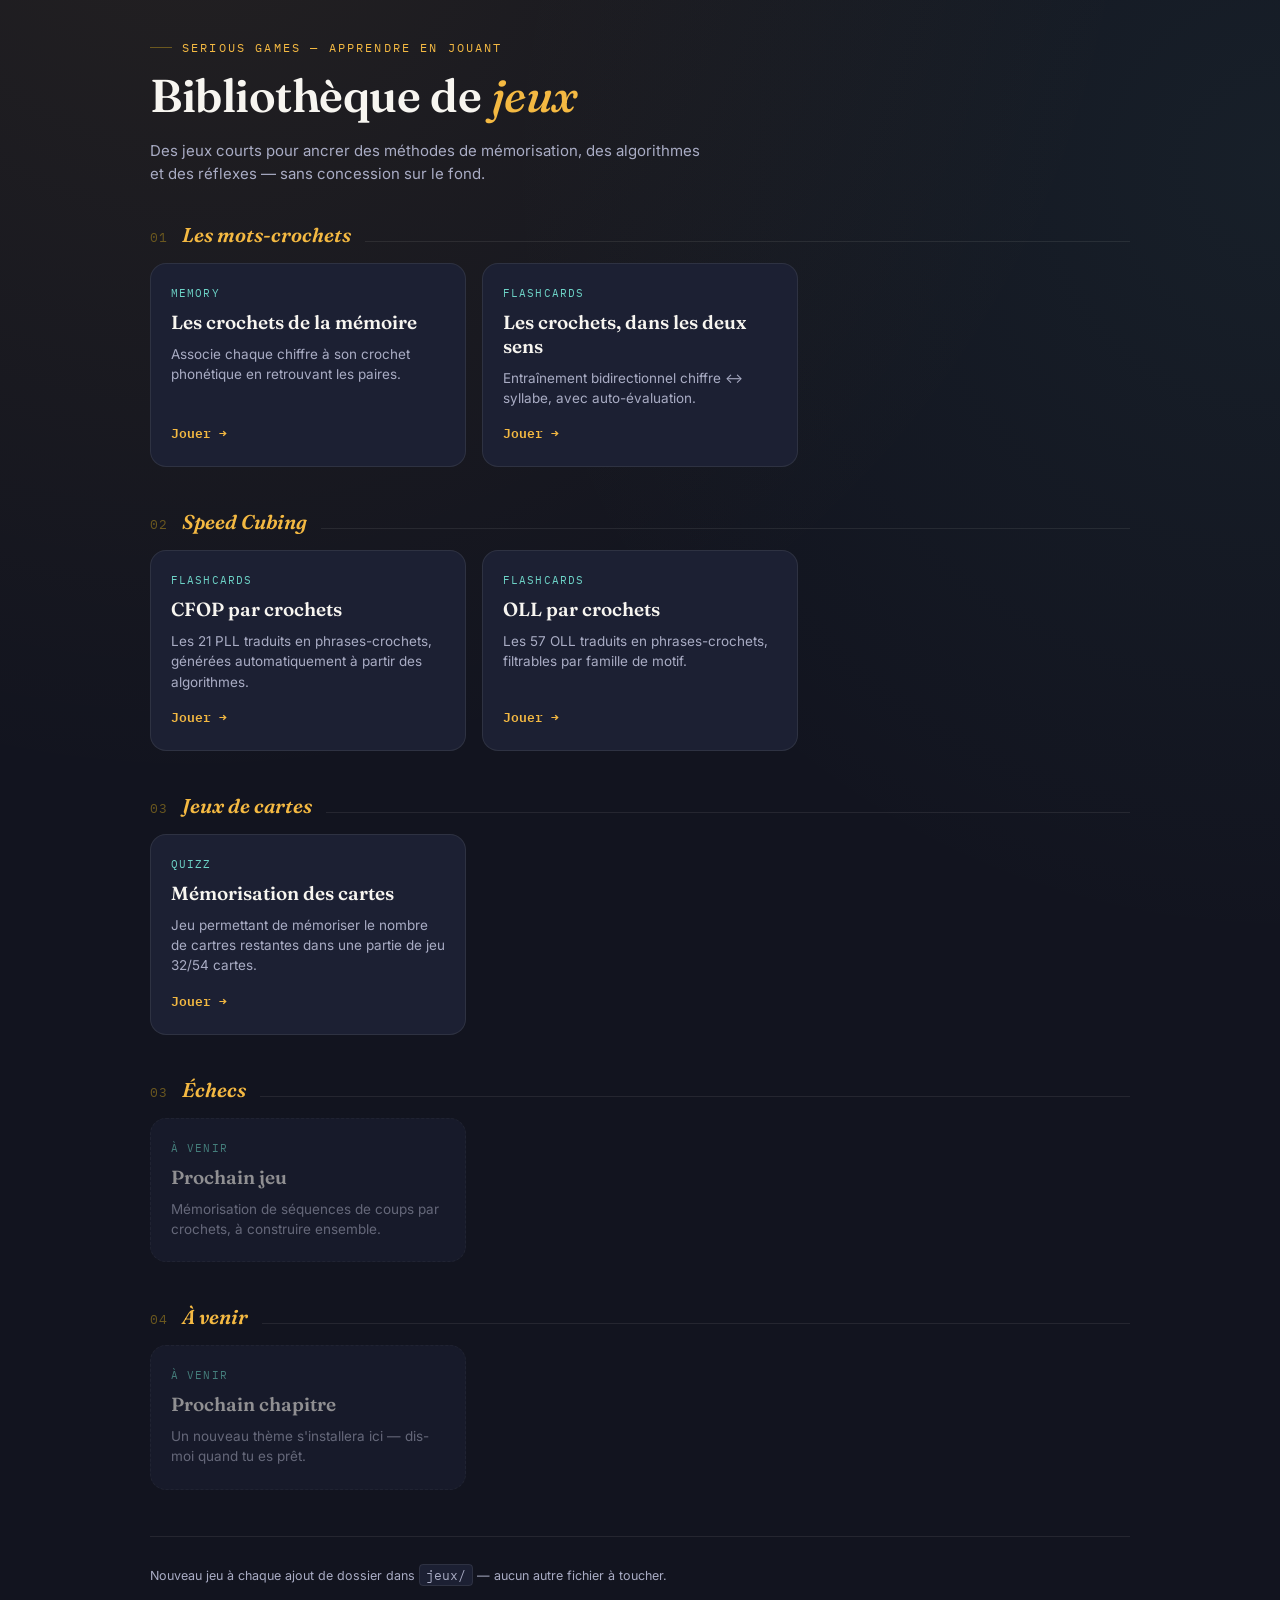
<file: index.html>
<!DOCTYPE html>
<html lang="fr">
<head>
<meta charset="UTF-8">
<meta name="viewport" content="width=device-width, initial-scale=1.0">
<title>Bibliothèque de jeux</title>
<link rel="preconnect" href="https://fonts.googleapis.com">
<link href="https://fonts.googleapis.com/css2?family=Fraunces:ital,opsz,wght@0,9..144,400;0,9..144,600;1,9..144,500&family=IBM+Plex+Mono:wght@400;500;600&family=Inter:wght@400;500;600&display=swap" rel="stylesheet">
<link rel="stylesheet" href="style.css">
</head>
<body>
<div class="wrap">

  <header class="site-header">
    <div class="eyebrow">Serious games — apprendre en jouant</div>
    <h1>Bibliothèque de <em>jeux</em></h1>
    <p class="sub">Des jeux courts pour ancrer des méthodes de mémorisation, des algorithmes et des réflexes — sans concession sur le fond.</p>
  </header>

  <section class="chapter">
    <div class="chapter-head">
      <span class="chapter-num">01</span>
      <h2 class="chapter-title">Les mots-crochets</h2>
      <span class="chapter-line"></span>
    </div>
    <div class="grid">
      <a class="card" href="jeux/mots-crochets/">
        <div class="card-tag">Memory</div>
        <h2>Les crochets de la mémoire</h2>
        <p>Associe chaque chiffre à son crochet phonétique en retrouvant les paires.</p>
        <span class="card-cta">Jouer →</span>
      </a>
      <a class="card" href="jeux/mots-crochets-flashcards/">
        <div class="card-tag">Flashcards</div>
        <h2>Les crochets, dans les deux sens</h2>
        <p>Entraînement bidirectionnel chiffre ↔ syllabe, avec auto-évaluation.</p>
        <span class="card-cta">Jouer →</span>
      </a>
    </div>
  </section>

  <section class="chapter">
    <div class="chapter-head">
      <span class="chapter-num">02</span>
      <h2 class="chapter-title">Speed Cubing</h2>
      <span class="chapter-line"></span>
    </div>
    <div class="grid">
      <a class="card" href="jeux/cfop-crochets-flashcards/">
        <div class="card-tag">Flashcards</div>
        <h2>CFOP par crochets</h2>
        <p>Les 21 PLL traduits en phrases-crochets, générées automatiquement à partir des algorithmes.</p>
        <span class="card-cta">Jouer →</span>
      </a>
      <a class="card" href="jeux/oll-crochets-flashcards/">
        <div class="card-tag">Flashcards</div>
        <h2>OLL par crochets</h2>
        <p>Les 57 OLL traduits en phrases-crochets, filtrables par famille de motif.</p>
        <span class="card-cta">Jouer →</span>
      </a>
    </div>
  </section>

  <section class="chapter">
    <div class="chapter-head">
      <span class="chapter-num">03</span>
      <h2 class="chapter-title">Jeux de cartes</h2>
      <span class="chapter-line"></span>
    </div>
    <div class="grid">
      <a class="card" href="jeux/decompte-plis-simulateur/">
        <div class="card-tag">Quizz</div>
        <h2>Mémorisation des cartes</h2>
        <p>Jeu permettant de mémoriser le nombre de cartres restantes dans une partie de jeu 32/54 cartes.</p>
        <span class="card-cta">Jouer →</span>
      </a>     
    </div>
  </section>
  
  <section class="chapter">
    <div class="chapter-head">
      <span class="chapter-num">03</span>
      <h2 class="chapter-title">Échecs</h2>
      <span class="chapter-line"></span>
    </div>
    <div class="grid">
      <div class="card card-placeholder">
        <div class="card-tag">À venir</div>
        <h2>Prochain jeu</h2>
        <p>Mémorisation de séquences de coups par crochets, à construire ensemble.</p>
      </div>
    </div>
  </section>

  <section class="chapter">
    <div class="chapter-head">
      <span class="chapter-num">04</span>
      <h2 class="chapter-title">À venir</h2>
      <span class="chapter-line"></span>
    </div>
    <div class="grid">
      <div class="card card-placeholder">
        <div class="card-tag">À venir</div>
        <h2>Prochain chapitre</h2>
        <p>Un nouveau thème s'installera ici — dis-moi quand tu es prêt.</p>
      </div>
    </div>
  </section>

  <footer class="site-footer">
    <p>Nouveau jeu à chaque ajout de dossier dans <code>jeux/</code> — aucun autre fichier à toucher.</p>
  </footer>

</div>
</body>
</html>
</file>
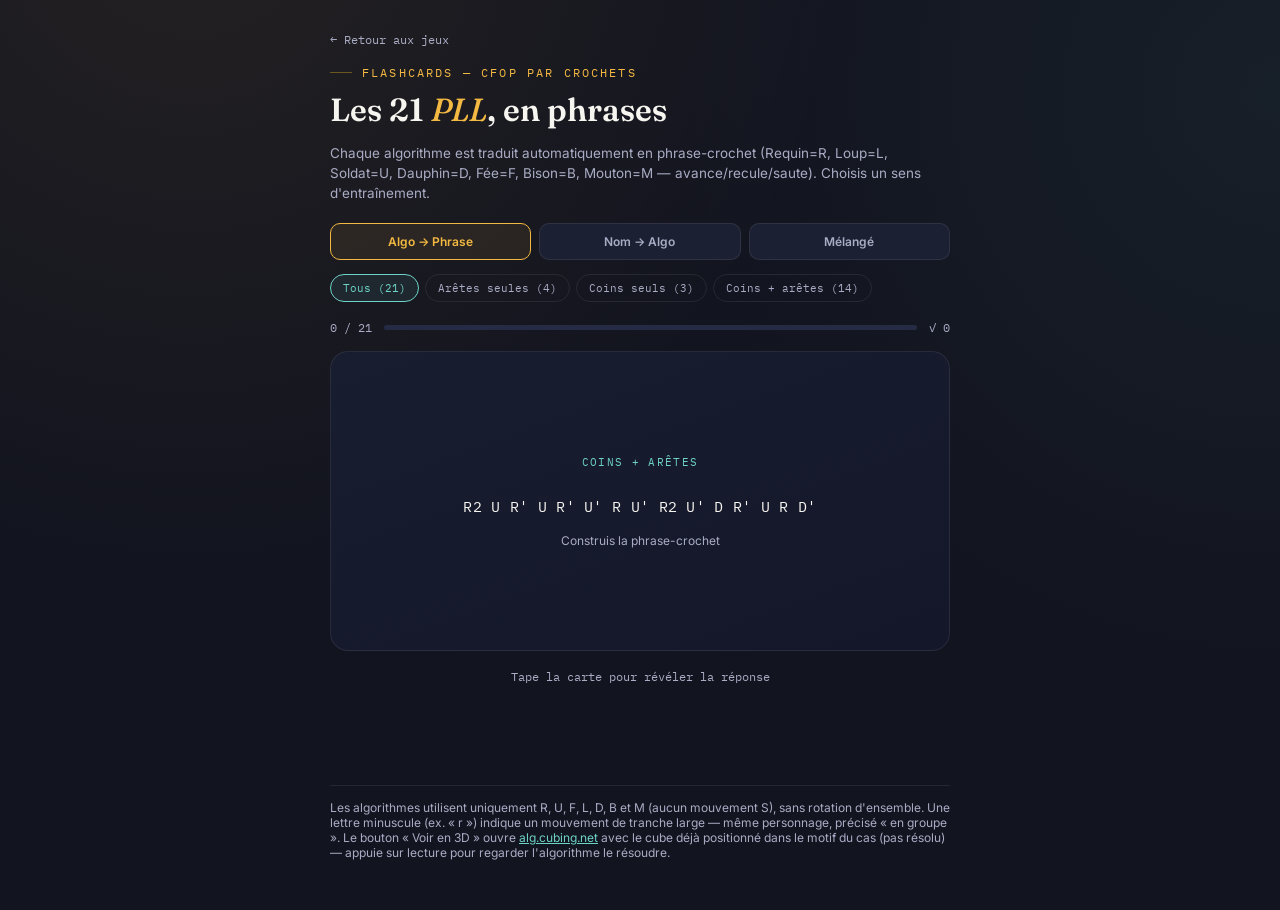
<file: jeux/cfop-crochets-flashcards/index.html>
<!DOCTYPE html>
<html lang="fr">
<head>
<meta charset="UTF-8">
<meta name="viewport" content="width=device-width, initial-scale=1.0">
<title>Flashcards — CFOP par crochets (PLL)</title>
<link rel="preconnect" href="https://fonts.googleapis.com">
<link href="https://fonts.googleapis.com/css2?family=Fraunces:ital,opsz,wght@0,9..144,400;0,9..144,600;1,9..144,500&family=IBM+Plex+Mono:wght@400;500;600&family=Inter:wght@400;500;600&display=swap" rel="stylesheet">
<style>
  :root{
    --bg: #12141f;
    --card-back: #1c2033;
    --card-back-edge: #262b45;
    --ink: #f7f5f0;
    --ink-dim: #a9acc4;
    --gold: #f4b942;
    --gold-dim: #6b581f;
    --teal: #6dd3c7;
    --coral: #e2574c;
    --line: rgba(247,245,240,0.08);
  }
  *{ box-sizing: border-box; }
  html,body{ margin:0; padding:0; }
  body{
    background:
      radial-gradient(circle at 15% -10%, rgba(244,185,66,0.08), transparent 45%),
      radial-gradient(circle at 100% 10%, rgba(109,211,199,0.06), transparent 40%),
      var(--bg);
    color: var(--ink);
    font-family: 'Inter', sans-serif;
    min-height: 100vh;
    padding: 28px 18px 50px;
  }
  .wrap{ max-width: 620px; margin: 0 auto; }

  header{ margin-bottom: 20px; }
  .eyebrow{
    font-family: 'IBM Plex Mono', monospace;
    font-size: 12px; letter-spacing: 0.18em; text-transform: uppercase;
    color: var(--gold); display:flex; align-items:center; gap:10px;
  }
  .eyebrow::before{ content:""; width:22px; height:1px; background: var(--gold-dim); display:inline-block; }
  h1{
    font-family: 'Fraunces', serif; font-weight: 600;
    font-size: clamp(24px, 6vw, 32px); margin: 10px 0 6px;
  }
  h1 em{ color: var(--gold); font-style: italic; font-weight: 500; }
  .sub{ color: var(--ink-dim); font-size: 13.5px; line-height: 1.5; }

  .modes{ display:flex; gap:8px; margin: 18px 0 14px; flex-wrap: wrap; }
  .mode-btn{
    flex: 1; min-width: 130px;
    font-family:'Inter', sans-serif; font-size: 12px; font-weight:600;
    background: var(--card-back); border: 1px solid var(--line); color: var(--ink-dim);
    padding: 10px 8px; border-radius: 10px; cursor: pointer; text-align:center;
    transition: border-color .15s, color .15s, background .15s;
  }
  .mode-btn.active{ border-color: var(--gold); color: var(--gold); background: rgba(244,185,66,0.08); }

  .filters{ display:flex; gap:6px; margin-bottom: 18px; flex-wrap: wrap; }
  .chip{
    font-family:'IBM Plex Mono', monospace; font-size: 11px;
    padding: 6px 12px; border-radius: 20px; border: 1px solid var(--line);
    color: var(--ink-dim); cursor:pointer; transition: all .15s;
  }
  .chip.active{ border-color: var(--teal); color: var(--teal); background: rgba(109,211,199,0.08); }

  .progress-row{
    display:flex; align-items:center; gap:12px; margin-bottom: 16px;
    font-family:'IBM Plex Mono', monospace; font-size: 12px; color: var(--ink-dim);
  }
  .progress-bar{ flex:1; height: 5px; border-radius: 4px; background: var(--card-back-edge); overflow:hidden; }
  .progress-fill{ height:100%; background: var(--gold); width: 0%; transition: width .3s ease; }

  .stage{ perspective: 1200px; margin-bottom: 18px; }
  .card{
    position:relative; width:100%; min-height: 300px;
    transform-style: preserve-3d; transition: transform .5s cubic-bezier(.2,.8,.2,1); cursor:pointer;
  }
  .card.flipped{ transform: rotateY(180deg); }
  .face{
    position:absolute; inset:0; backface-visibility: hidden; border-radius: 18px;
    display:flex; flex-direction:column; align-items:center; justify-content:center;
    text-align:center; padding: 24px; border: 1px solid var(--line);
  }
  .face-front{ background: linear-gradient(160deg, #191d30, #14172a); }
  .face-front .cat{
    font-family:'IBM Plex Mono', monospace; font-size: 11px; letter-spacing:0.12em;
    text-transform:uppercase; color: var(--teal); margin-bottom: 10px;
  }
  .face-front .name{
    font-family:'Fraunces', serif; font-weight:600; font-style: italic;
    font-size: clamp(28px, 8vw, 40px); color: var(--gold);
  }
  .face-front .alg{
    margin-top: 16px; font-family:'IBM Plex Mono', monospace; font-size: 15px;
    color: var(--ink); letter-spacing: 0.02em; line-height: 1.6;
  }
  .face-front .hint{ margin-top: 14px; font-size: 12px; color: var(--ink-dim); }
  .cube-link{
    display: inline-block; margin-top: 14px; padding: 8px 16px;
    border: 1px solid var(--teal); border-radius: 20px;
    font-family: 'IBM Plex Mono', monospace; font-size: 12px; font-weight:600;
    color: var(--teal); text-decoration: none; transition: background .15s;
  }
  .cube-link:hover{ background: rgba(109,211,199,0.1); }

  .face-back{
    transform: rotateY(180deg);
    background: linear-gradient(160deg, rgba(244,185,66,0.14), rgba(109,211,199,0.08));
    border-color: var(--gold);
  }
  .face-back .tag{
    font-family:'IBM Plex Mono', monospace; font-size: 11px; letter-spacing:0.12em;
    text-transform:uppercase; color: var(--gold); margin-bottom: 10px;
  }
  .face-back .alg{
    font-family:'IBM Plex Mono', monospace; font-size: 14px; color: var(--ink-dim);
    margin-bottom: 14px; line-height: 1.6; word-break: break-word;
  }
  .face-back .phrase{
    font-family:'Fraunces', serif; font-style: italic; font-size: clamp(15px, 4vw, 18px);
    color: var(--teal); line-height: 1.5;
  }
  .face-back .setup{
    margin-top: 12px; font-size: 11.5px; color: var(--ink-dim);
    font-family:'IBM Plex Mono', monospace;
  }

  .flip-hint{
    text-align:center; font-size: 12px; color: var(--ink-dim);
    margin-bottom: 20px; font-family: 'IBM Plex Mono', monospace;
  }

  .answers{ display:flex; gap:10px; opacity: 0; pointer-events:none; transition: opacity .2s; }
  .answers.show{ opacity:1; pointer-events:auto; }
  .ans-btn{
    flex:1; padding: 14px 10px; border-radius: 12px; border: 1px solid var(--line);
    background: var(--card-back); color: var(--ink); font-family:'Inter', sans-serif;
    font-weight:600; font-size: 14px; cursor:pointer; transition: transform .1s, border-color .15s;
  }
  .ans-btn:hover{ transform: translateY(-1px); }
  .ans-btn.again{ border-color: var(--coral); color: var(--coral); }
  .ans-btn.good{ border-color: var(--teal); color: var(--teal); }

  .back-link{
    display: inline-flex; align-items: center; gap: 6px;
    font-family: 'IBM Plex Mono', monospace; font-size: 12px;
    color: var(--ink-dim); text-decoration: none;
    margin-bottom: 18px; transition: color .15s;
  }
  .back-link:hover{ color: var(--gold); }
  
  .summary{
    display:none; text-align:center; padding: 32px 20px;
    background: var(--card-back); border: 1px solid var(--gold); border-radius: 16px;
  }
  .summary.show{ display:block; }
  .summary h2{ font-family:'Fraunces', serif; font-size: 24px; color: var(--gold); margin: 0 0 8px; }
  .summary p{ color: var(--ink-dim); font-size: 14px; margin: 4px 0 0; }
  .summary .big{
    font-family:'IBM Plex Mono', monospace; font-size: 40px; font-weight:600;
    color: var(--teal); margin: 14px 0;
  }
  button.primary{
    font-family:'Inter', sans-serif; font-size: 13px; font-weight:600;
    background: var(--gold); border:none; color:#1c1503;
    padding: 12px 22px; border-radius: 10px; cursor:pointer; margin-top: 18px;
  }

  footer{
    margin-top: 34px; font-size: 12px; color: var(--ink-dim);
    border-top: 1px solid var(--line); padding-top: 14px;
  }
</style>
</head>
<body>
<div class="wrap">
  <a href="../../index.html" class="back-link">← Retour aux jeux</a>
  <header>
    <div class="eyebrow">Flashcards — CFOP par crochets</div>
    <h1>Les 21 <em>PLL</em>, en phrases</h1>
    <p class="sub">Chaque algorithme est traduit automatiquement en phrase-crochet (Requin=R, Loup=L, Soldat=U, Dauphin=D, Fée=F, Bison=B, Mouton=M — avance/recule/saute). Choisis un sens d'entraînement.</p>
  </header>

  <div class="modes">
    <div class="mode-btn active" data-mode="a2p">Algo → Phrase</div>
    <div class="mode-btn" data-mode="n2a">Nom → Algo</div>
    <div class="mode-btn" data-mode="mix">Mélangé</div>
  </div>

  <div class="filters">
    <div class="chip active" data-cat="all">Tous (21)</div>
    <div class="chip" data-cat="edges">Arêtes seules (4)</div>
    <div class="chip" data-cat="corners">Coins seuls (3)</div>
    <div class="chip" data-cat="mixed">Coins + arêtes (14)</div>
  </div>

  <div class="progress-row">
    <span id="progress-label">0 / 21</span>
    <div class="progress-bar"><div class="progress-fill" id="progress-fill"></div></div>
    <span id="score-label">✓ 0</span>
  </div>

  <div id="game-area">
    <div class="stage">
      <div class="card" id="card">
        <div class="face face-front" id="face-front"></div>
        <div class="face face-back" id="face-back"></div>
      </div>
    </div>
    <div class="flip-hint" id="flip-hint">Tape la carte pour révéler la réponse</div>
    <div class="answers" id="answers">
      <div class="ans-btn again" id="btn-again">À revoir</div>
      <div class="ans-btn good" id="btn-good">Je savais ✓</div>
    </div>
  </div>

  <div class="summary" id="summary">
    <h2>Session terminée</h2>
    <div class="big" id="summary-score">0/21</div>
    <p id="summary-text"></p>
    <button class="primary" id="restart">Nouvelle session</button>
  </div>

  <footer>Les algorithmes utilisent uniquement R, U, F, L, D, B et M (aucun mouvement S), sans rotation d'ensemble. Une lettre minuscule (ex. « r ») indique un mouvement de tranche large — même personnage, précisé « en groupe ». Le bouton « Voir en 3D » ouvre <a href="https://alg.cubing.net/" style="color: var(--teal);">alg.cubing.net</a> avec le cube déjà positionné dans le motif du cas (pas résolu) — appuie sur lecture pour regarder l'algorithme le résoudre.</footer>
</div>

<script>
const FACE_NAMES = {
  R: "Requin", L: "Loup", U: "Soldat", D: "Dauphin",
  F: "Fée", B: "Bison", M: "Mouton", E: "Éléphant", S: "Serpent"
};

function invertAlg(algString){
  const tokens = algString.split(' ').filter(Boolean);
  return tokens.reverse().map(tok => {
    const m = tok.match(/^([A-Za-z])(2|')?$/);
    if(!m) return tok;
    const letter = m[1];
    const mod = m[2] || '';
    if(mod === "'") return letter;
    if(mod === '2') return tok;
    return letter + "'";
  }).join(' ');
}

function toUrlNotation(algString){
  return algString.split(' ').filter(Boolean).map(t => t.replace(/'/g, '-')).join('_');
}

function cubeViewerUrl(algString){
  const setup = invertAlg(algString); // état du cas avant résolution
  const params = new URLSearchParams({
    puzzle: '3x3x3',
    stage: 'PLL',
    setup: toUrlNotation(setup),
    alg: toUrlNotation(algString)
  });
  return `https://alg.cubing.net/?${params.toString()}`;
}

function buildPhrase(algString){
  const tokens = algString.split(' ').filter(Boolean);
  const parts = tokens.map(tok => {
    const m = tok.match(/^([A-Za-z])(2|')?$/);
    if(!m) return tok;
    const rawLetter = m[1];
    const mod = m[2] || '';
    const isLower = rawLetter === rawLetter.toLowerCase() && rawLetter !== rawLetter.toUpperCase();
    const key = rawLetter.toUpperCase();
    const name = FACE_NAMES[key] || key;
    const action = mod === '2' ? 'saute' : (mod === "'" ? 'recule' : 'avance');
    let phrase = `${name} ${action}`;
    if(isLower) phrase += ' en groupe';
    return phrase;
  });
  let sentence = parts.join(', ');
  return sentence.charAt(0).toUpperCase() + sentence.slice(1) + '.';
}

const PLL = [
  { name: "Ua", cat: "edges", alg: "R U' R U R U R U' R' U' R2", hint: "3 arêtes tournent, coins fixes" },
  { name: "Ub", cat: "edges", alg: "R2 U R U R' U' R' U' R' U R'", hint: "3 arêtes tournent (sens inverse d'Ua)" },
  { name: "H", cat: "edges", alg: "M2 U M2 U2 M2 U M2", hint: "2 paires d'arêtes opposées échangées" },
  { name: "Z", cat: "edges", alg: "M' U M2 U M2 U M' U2 M2", hint: "2 paires d'arêtes adjacentes échangées" },

  { name: "Aa", cat: "corners", alg: "R2 F2 R' B' R F2 R' B R'", hint: "3 coins tournent, arêtes fixes" },
  { name: "Ab", cat: "corners", alg: "L2 F2 L B L' F2 L B' L", hint: "3 coins tournent (sens inverse d'Aa)", setup: "Orientation de départ : rotation y avant l'algo" },
  { name: "E", cat: "corners", alg: "F R B R' F' R L F L' B' L F' R' L'", hint: "les 4 coins opposés échangés, arêtes fixes" },

  { name: "F", cat: "mixed", alg: "R' U' F' R U R' U' R' F R2 U' R' U' R U R' U R", hint: "bloc résolu devant, coins de droite échangés" },
  { name: "Ga", cat: "mixed", alg: "R2 U R' U R' U' R U' R2 U' D R' U R D'", hint: "double cycle coins/arêtes" },
  { name: "Gb", cat: "mixed", alg: "R' U' R B2 D L' U L U' L D' B2", hint: "double cycle, miroir de Ga" },
  { name: "Gc", cat: "mixed", alg: "B2 R2 L2 U' R2 U R2 D' R2 D L2 B2", hint: "double cycle, miroir de Gb" },
  { name: "Gd", cat: "mixed", alg: "L U L' B2 D' R U' R' U R' D B2", hint: "double cycle, miroir de Gc" },
  { name: "Ja", cat: "mixed", alg: "L2 D L D' L B2 R' U R B2", hint: "échange adjacent coins + arêtes (L-perm)" },
  { name: "Jb", cat: "mixed", alg: "R2 D' R' D R' B2 L U' L' B2", hint: "échange adjacent, miroir de Ja" },
  { name: "Na", cat: "mixed", alg: "R U R' U R U R' F' R U R' U' R' F R2 U' R' U2 R U' R'", hint: "échange diagonal, coin gauche ↔ coin droit" },
  { name: "Nb", cat: "mixed", alg: "r' D' F r U' r' F' d r2 U r' U' r' F r F'", hint: "échange diagonal, miroir de Na" },
  { name: "Ra", cat: "mixed", alg: "R U' R' U' R U R D R' U' R D' R' U2 R'", hint: "cycle simple coins + arêtes" },
  { name: "Rb", cat: "mixed", alg: "R' U2 R U2 R' F R U R' U' R' F' R2", hint: "cycle simple, miroir de Ra" },
  { name: "T", cat: "mixed", alg: "R U R' U' R' F R2 U' R' U' R U R' F'", hint: "échange adjacent classique (T-perm)" },
  { name: "V", cat: "mixed", alg: "R' U R' U' R D' R' D R' U D' R2 U' R2 D R2", hint: "échange diagonal (V-perm)" },
  { name: "Y", cat: "mixed", alg: "F R U' R' U' R U R' F' R U R' U' R' F R F'", hint: "échange diagonal, souvent confondu avec V" },
];

PLL.forEach(p => p.phrase = buildPhrase(p.alg));

let mode = 'a2p';
let activeCat = 'all';
let deck = [];
let idx = 0;
let score = 0;
let revealed = false;

function shuffle(arr){
  const a = [...arr];
  for(let i = a.length - 1; i > 0; i--){
    const j = Math.floor(Math.random() * (i+1));
    [a[i], a[j]] = [a[j], a[i]];
  }
  return a;
}

function getPool(){
  if(activeCat === 'all') return PLL;
  return PLL.filter(p => p.cat === activeCat);
}

function buildDeck(){
  let base = shuffle(getPool());
  deck = base.map(p => {
    let direction = mode;
    if(mode === 'mix'){ direction = Math.random() < 0.5 ? 'a2p' : 'n2a'; }
    return { ...p, direction };
  });
  idx = 0;
  score = 0;
  updateStats();
}

function updateStats(){
  document.getElementById('progress-label').textContent = `${Math.min(idx, deck.length)} / ${deck.length}`;
  document.getElementById('score-label').textContent = `✓ ${score}`;
  document.getElementById('progress-fill').style.width = deck.length ? `${(idx/deck.length)*100}%` : '0%';
}

function renderCard(){
  if(idx >= deck.length){ finishSession(); return; }
  const item = deck[idx];
  const card = document.getElementById('card');
  card.classList.remove('flipped');
  revealed = false;
  document.getElementById('answers').classList.remove('show');
  document.getElementById('flip-hint').style.display = 'block';

  const front = document.getElementById('face-front');
  const back = document.getElementById('face-back');

  const viewerTag = `<a class="cube-link" href="${cubeViewerUrl(item.alg)}" target="_blank" rel="noopener" onclick="event.stopPropagation()">🧊 Voir en 3D ↗</a>`;

  if(item.direction === 'a2p'){
    front.innerHTML = `<div class="cat">${item.cat === 'edges' ? 'Arêtes' : item.cat === 'corners' ? 'Coins' : 'Coins + arêtes'}</div><div class="alg">${item.alg}</div><div class="hint">Construis la phrase-crochet</div>`;
    back.innerHTML = `<div class="tag">${item.name}-perm</div><div class="phrase">${item.phrase}</div>${item.setup ? `<div class="setup">${item.setup}</div>` : ''}${viewerTag}`;
  } else {
    front.innerHTML = `<div class="cat">${item.cat === 'edges' ? 'Arêtes' : item.cat === 'corners' ? 'Coins' : 'Coins + arêtes'}</div><div class="name">${item.name}</div><div class="hint">${item.hint}</div>${viewerTag}`;
    back.innerHTML = `<div class="tag">Algorithme</div><div class="alg">${item.alg}</div><div class="phrase">${item.phrase}</div>${item.setup ? `<div class="setup">${item.setup}</div>` : ''}`;
  }
  updateStats();
}

document.getElementById('card').addEventListener('click', () => {
  if(revealed) return;
  revealed = true;
  document.getElementById('card').classList.add('flipped');
  document.getElementById('flip-hint').style.display = 'none';
  document.getElementById('answers').classList.add('show');
});

document.getElementById('btn-good').addEventListener('click', () => { score++; idx++; renderCard(); });
document.getElementById('btn-again').addEventListener('click', () => {
  deck.push(deck[idx]);
  idx++;
  renderCard();
});

document.querySelectorAll('.mode-btn').forEach(btn => {
  btn.addEventListener('click', () => {
    document.querySelectorAll('.mode-btn').forEach(b => b.classList.remove('active'));
    btn.classList.add('active');
    mode = btn.dataset.mode;
    document.getElementById('summary').classList.remove('show');
    document.getElementById('game-area').style.display = 'block';
    buildDeck();
    renderCard();
  });
});

document.querySelectorAll('.chip').forEach(chip => {
  chip.addEventListener('click', () => {
    document.querySelectorAll('.chip').forEach(c => c.classList.remove('active'));
    chip.classList.add('active');
    activeCat = chip.dataset.cat;
    document.getElementById('summary').classList.remove('show');
    document.getElementById('game-area').style.display = 'block';
    buildDeck();
    renderCard();
  });
});

function finishSession(){
  document.getElementById('game-area').style.display = 'none';
  const summary = document.getElementById('summary');
  summary.classList.add('show');
  const total = deck.length;
  document.getElementById('summary-score').textContent = `${score}/${total}`;
  const pct = total ? Math.round((score/total)*100) : 0;
  let msg = "Continue, la répétition fait tout le travail.";
  if(pct >= 90) msg = "Les PLL de cette catégorie sont bien ancrés.";
  else if(pct >= 70) msg = "Bonne base, encore une ou deux sessions pour verrouiller.";
  document.getElementById('summary-text').textContent = msg;
}

document.getElementById('restart').addEventListener('click', () => {
  document.getElementById('summary').classList.remove('show');
  document.getElementById('game-area').style.display = 'block';
  buildDeck();
  renderCard();
});

buildDeck();
renderCard();
</script>
</body>
</html>
</file>
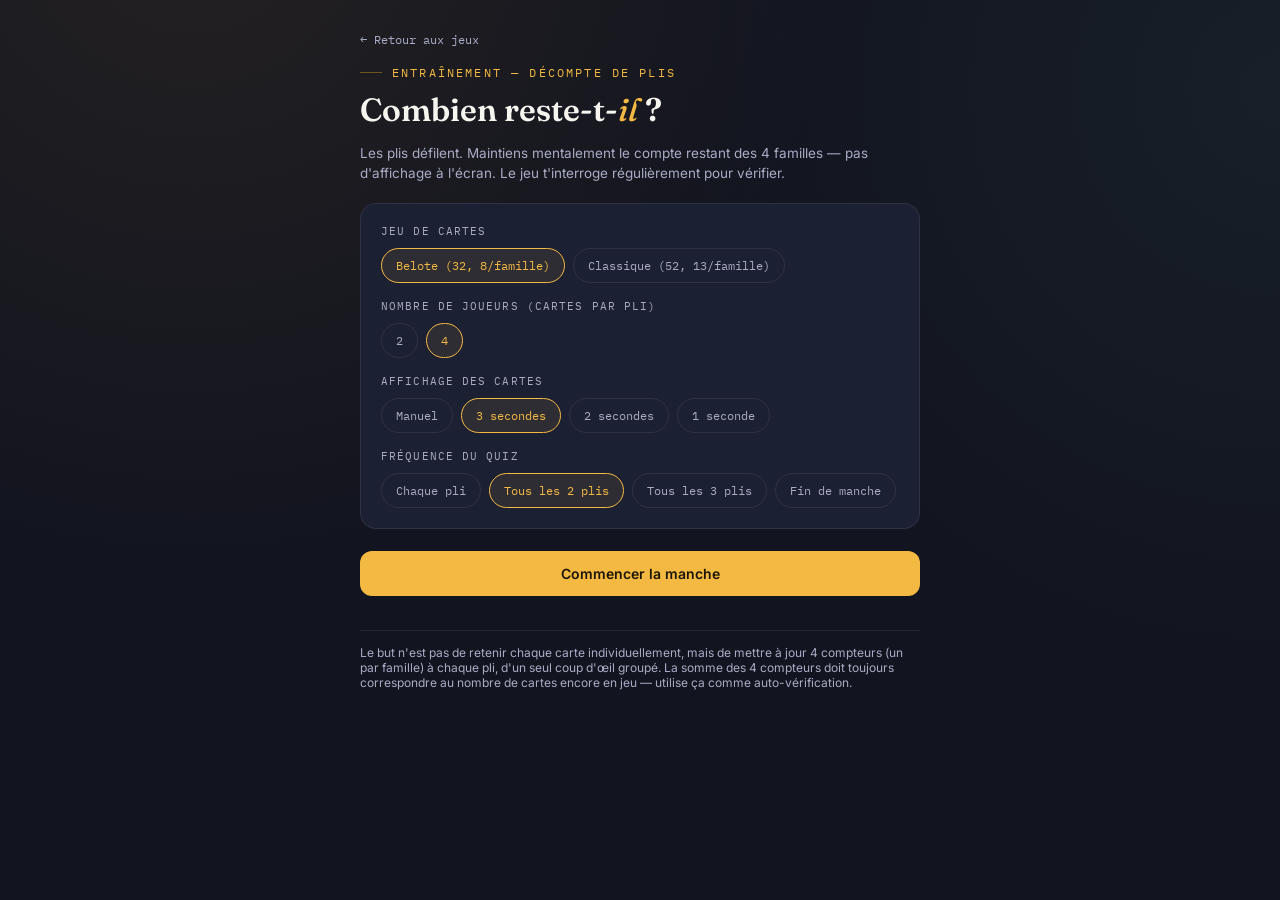
<file: jeux/decompte-plis-simulateur/index.html>
<!DOCTYPE html>
<html lang="fr">
<head>
<meta charset="UTF-8">
<meta name="viewport" content="width=device-width, initial-scale=1.0">
<title>Simulateur — Décompte par famille</title>
<link rel="preconnect" href="https://fonts.googleapis.com">
<link href="https://fonts.googleapis.com/css2?family=Fraunces:ital,opsz,wght@0,9..144,400;0,9..144,600;1,9..144,500&family=IBM+Plex+Mono:wght@400;500;600&family=Inter:wght@400;500;600&display=swap" rel="stylesheet">
<style>
  :root{
    --bg: #12141f;
    --card-back: #1c2033;
    --card-back-edge: #262b45;
    --ink: #f7f5f0;
    --ink-dim: #a9acc4;
    --gold: #f4b942;
    --gold-dim: #6b581f;
    --teal: #6dd3c7;
    --coral: #e2574c;
    --line: rgba(247,245,240,0.08);
  }
  *{ box-sizing: border-box; }
  html,body{ margin:0; padding:0; }
  body{
    background:
      radial-gradient(circle at 15% -10%, rgba(244,185,66,0.08), transparent 45%),
      radial-gradient(circle at 100% 10%, rgba(109,211,199,0.06), transparent 40%),
      var(--bg);
    color: var(--ink);
    font-family: 'Inter', sans-serif;
    min-height: 100vh;
    padding: 28px 18px 50px;
  }
  .back-link{
    display: inline-flex; align-items: center; gap: 6px;
    font-family: 'IBM Plex Mono', monospace; font-size: 12px;
    color: var(--ink-dim); text-decoration: none;
    margin-bottom: 18px; transition: color .15s;
  }
  .back-link:hover{ color: var(--gold); }

  .wrap{ max-width: 560px; margin: 0 auto; }

  header{ margin-bottom: 20px; }
  .eyebrow{
    font-family: 'IBM Plex Mono', monospace;
    font-size: 12px; letter-spacing: 0.18em; text-transform: uppercase;
    color: var(--gold); display:flex; align-items:center; gap:10px;
  }
  .eyebrow::before{ content:""; width:22px; height:1px; background: var(--gold-dim); display:inline-block; }
  h1{
    font-family: 'Fraunces', serif; font-weight: 600;
    font-size: clamp(24px, 6vw, 32px); margin: 10px 0 6px;
  }
  h1 em{ color: var(--gold); font-style: italic; font-weight: 500; }
  .sub{ color: var(--ink-dim); font-size: 13.5px; line-height: 1.5; }

  /* Setup */
  .panel{
    background: var(--card-back); border: 1px solid var(--line);
    border-radius: 16px; padding: 20px; margin-bottom: 16px;
  }
  .panel-label{
    font-family: 'IBM Plex Mono', monospace; font-size: 11px;
    letter-spacing: 0.1em; text-transform: uppercase; color: var(--ink-dim);
    margin-bottom: 10px;
  }
  .chip-row{ display:flex; gap: 8px; flex-wrap: wrap; margin-bottom: 16px; }
  .chip-row:last-child{ margin-bottom: 0; }
  .chip{
    font-family:'IBM Plex Mono', monospace; font-size: 12px;
    padding: 9px 14px; border-radius: 20px; border: 1px solid var(--line);
    color: var(--ink-dim); cursor:pointer; transition: all .15s;
  }
  .chip.active{ border-color: var(--gold); color: var(--gold); background: rgba(244,185,66,0.08); }

  button.primary{
    width: 100%;
    font-family:'Inter', sans-serif; font-size: 14px; font-weight:600;
    background: var(--gold); border:none; color:#1c1503;
    padding: 14px; border-radius: 12px; cursor:pointer; margin-top: 6px;
  }
  button.ghost{
    font-family:'Inter', sans-serif; font-size: 13px; font-weight:600;
    background: transparent; border: 1px solid var(--line); color: var(--ink);
    padding: 12px 18px; border-radius: 12px; cursor:pointer; width: 100%;
  }
  button.ghost:hover{ border-color: var(--gold); color: var(--gold); }

  /* Game */
  #game{ display:none; }
  .status-row{
    display:flex; justify-content: space-between; align-items:center;
    font-family:'IBM Plex Mono', monospace; font-size: 12px; color: var(--ink-dim);
    margin-bottom: 14px;
  }
  .status-row .acc{ color: var(--teal); }

  .trick-stage{
    background: var(--card-back); border: 1px solid var(--line);
    border-radius: 18px; padding: 30px 20px; margin-bottom: 16px;
    min-height: 160px; display:flex; align-items:center; justify-content:center;
  }
  .cards-row{ display:flex; gap: 10px; flex-wrap: wrap; justify-content:center; }
  .playing-card{
    width: 56px; height: 78px; border-radius: 8px; background: #f7f5f0;
    display:flex; flex-direction:column; align-items:center; justify-content:center;
    font-family:'IBM Plex Mono', monospace; font-weight:600; font-size: 18px;
    box-shadow: 0 4px 14px rgba(0,0,0,0.3);
  }
  .playing-card .suit{ font-size: 20px; margin-top: 2px; }
  .playing-card.black{ color: #1c1f2e; }
  .playing-card.red{ color: #c0392b; }

  .hidden-msg{
    font-family:'IBM Plex Mono', monospace; font-size: 13px; color: var(--ink-dim);
    text-align:center;
  }
  .hidden-msg .big{
    font-family:'Fraunces', serif; font-style:italic; font-size: 20px;
    color: var(--gold); display:block; margin-bottom: 8px;
  }

  .action-row{ display:flex; gap: 10px; }

  /* Quiz */
  #quiz{ display:none; }
  .quiz-grid{
    display:grid; grid-template-columns: 1fr 1fr; gap: 10px; margin-bottom: 16px;
  }
  .quiz-field{
    background: var(--card-back); border: 1px solid var(--line);
    border-radius: 12px; padding: 14px;
  }
  .quiz-field.correct{ border-color: var(--teal); }
  .quiz-field.wrong{ border-color: var(--coral); }
  .quiz-field label{
    display:flex; align-items:center; gap: 6px;
    font-family:'IBM Plex Mono', monospace; font-size: 12px; color: var(--ink-dim);
    margin-bottom: 8px;
  }
  .quiz-field input{
    width: 100%; background: var(--bg); border: 1px solid var(--line);
    border-radius: 8px; color: var(--ink); font-family:'IBM Plex Mono', monospace;
    font-size: 20px; text-align:center; padding: 8px; font-weight:600;
  }
  .quiz-field input:focus{ outline: none; border-color: var(--gold); }
  .quiz-field .answer-note{
    font-size: 11px; color: var(--ink-dim); margin-top: 6px; text-align:center;
  }
  .quiz-field.correct .answer-note{ color: var(--teal); }
  .quiz-field.wrong .answer-note{ color: var(--coral); }

  /* Summary */
  #summary{
    display:none; text-align:center; padding: 32px 20px;
    background: var(--card-back); border: 1px solid var(--gold); border-radius: 16px;
  }
  #summary h2{ font-family:'Fraunces', serif; font-size: 24px; color: var(--gold); margin: 0 0 8px; }
  #summary p{ color: var(--ink-dim); font-size: 14px; margin: 4px 0 0; }
  #summary .big{
    font-family:'IBM Plex Mono', monospace; font-size: 40px; font-weight:600;
    color: var(--teal); margin: 14px 0;
  }

  footer{
    margin-top: 34px; font-size: 12px; color: var(--ink-dim);
    border-top: 1px solid var(--line); padding-top: 14px;
  }
</style>
</head>
<body>
<div class="wrap">

  <a href="../../index.html" class="back-link">← Retour aux jeux</a>

  <header>
    <div class="eyebrow">Entraînement — décompte de plis</div>
    <h1>Combien reste-t-<em>il</em> ?</h1>
    <p class="sub">Les plis défilent. Maintiens mentalement le compte restant des 4 familles — pas d'affichage à l'écran. Le jeu t'interroge régulièrement pour vérifier.</p>
  </header>

  <div id="setup">
    <div class="panel">
      <div class="panel-label">Jeu de cartes</div>
      <div class="chip-row" id="deck-chips">
        <div class="chip active" data-val="32">Belote (32, 8/famille)</div>
        <div class="chip" data-val="52">Classique (52, 13/famille)</div>
      </div>

      <div class="panel-label">Nombre de joueurs (cartes par pli)</div>
      <div class="chip-row" id="player-chips">
        <div class="chip" data-val="2">2</div>
        <div class="chip active" data-val="4">4</div>
      </div>

      <div class="panel-label">Affichage des cartes</div>
      <div class="chip-row" id="speed-chips">
        <div class="chip" data-val="manual">Manuel</div>
        <div class="chip active" data-val="3000">3 secondes</div>
        <div class="chip" data-val="2000">2 secondes</div>
        <div class="chip" data-val="1000">1 seconde</div>
      </div>

      <div class="panel-label">Fréquence du quiz</div>
      <div class="chip-row" id="quiz-chips">
        <div class="chip" data-val="1">Chaque pli</div>
        <div class="chip active" data-val="2">Tous les 2 plis</div>
        <div class="chip" data-val="3">Tous les 3 plis</div>
        <div class="chip" data-val="end">Fin de manche</div>
      </div>
    </div>

    <button class="primary" id="start-btn">Commencer la manche</button>
  </div>

  <div id="game">
    <div class="status-row">
      <span id="trick-label">Pli 1/8</span>
      <span class="acc" id="acc-label">Précision : —</span>
    </div>
    <div class="trick-stage" id="trick-stage"></div>
    <div class="action-row" id="action-row"></div>
  </div>

  <div id="quiz">
    <div class="status-row">
      <span>Décompte — combien reste-t-il de chaque famille ?</span>
    </div>
    <div class="quiz-grid" id="quiz-grid"></div>
    <div class="action-row" id="quiz-action-row"></div>
  </div>

  <div id="summary">
    <h2>Manche terminée</h2>
    <div class="big" id="summary-score">—</div>
    <p id="summary-text"></p>
    <button class="primary" id="restart-btn" style="margin-top:20px;">Nouvelle manche</button>
  </div>

  <footer>Le but n'est pas de retenir chaque carte individuellement, mais de mettre à jour 4 compteurs (un par famille) à chaque pli, d'un seul coup d'œil groupé. La somme des 4 compteurs doit toujours correspondre au nombre de cartes encore en jeu — utilise ça comme auto-vérification.</footer>
</div>

<script>
const SUITS = [
  { key:'S', label:'Pique',   symbol:'♠', color:'black' },
  { key:'H', label:'Cœur',    symbol:'♥', color:'red' },
  { key:'D', label:'Carreau', symbol:'♦', color:'red' },
  { key:'C', label:'Trèfle',  symbol:'♣', color:'black' },
];
const VALUES_32 = ['7','8','9','10','V','D','R','A'];
const VALUES_52 = ['2','3','4','5','6','7','8','9','10','V','D','R','A'];

let settings = { deck: 32, players: 4, speed: 3000, quizFreq: 2 };

document.querySelectorAll('#deck-chips .chip').forEach(c => c.addEventListener('click', () => {
  document.querySelectorAll('#deck-chips .chip').forEach(x => x.classList.remove('active'));
  c.classList.add('active'); settings.deck = parseInt(c.dataset.val);
}));
document.querySelectorAll('#player-chips .chip').forEach(c => c.addEventListener('click', () => {
  document.querySelectorAll('#player-chips .chip').forEach(x => x.classList.remove('active'));
  c.classList.add('active'); settings.players = parseInt(c.dataset.val);
}));
document.querySelectorAll('#speed-chips .chip').forEach(c => c.addEventListener('click', () => {
  document.querySelectorAll('#speed-chips .chip').forEach(x => x.classList.remove('active'));
  c.classList.add('active'); settings.speed = c.dataset.val === 'manual' ? 'manual' : parseInt(c.dataset.val);
}));
document.querySelectorAll('#quiz-chips .chip').forEach(c => c.addEventListener('click', () => {
  document.querySelectorAll('#quiz-chips .chip').forEach(x => x.classList.remove('active'));
  c.classList.add('active'); settings.quizFreq = c.dataset.val === 'end' ? 'end' : parseInt(c.dataset.val);
}));

let deck = [];
let tricks = [];
let trickIndex = 0;
let remaining = {};
let initialPerSuit = 0;
let quizzesAsked = 0;
let quizzesCorrectFields = 0;
let quizzesTotalFields = 0;
let timerHandle = null;

function shuffle(arr){
  const a = [...arr];
  for(let i = a.length - 1; i > 0; i--){
    const j = Math.floor(Math.random() * (i+1));
    [a[i], a[j]] = [a[j], a[i]];
  }
  return a;
}

function buildDeckAndTricks(){
  const values = settings.deck === 32 ? VALUES_32 : VALUES_52;
  let cards = [];
  SUITS.forEach(s => values.forEach(v => cards.push({ suit: s.key, value: v })));
  cards = shuffle(cards);
  initialPerSuit = values.length;
  remaining = { S: initialPerSuit, H: initialPerSuit, D: initialPerSuit, C: initialPerSuit };

  tricks = [];
  for(let i = 0; i < cards.length; i += settings.players){
    const chunk = cards.slice(i, i + settings.players);
    if(chunk.length === settings.players) tricks.push(chunk);
  }
}

function suitInfo(key){ return SUITS.find(s => s.key === key); }

function startGame(){
  buildDeckAndTricks();
  trickIndex = 0;
  quizzesAsked = 0;
  quizzesCorrectFields = 0;
  quizzesTotalFields = 0;
  document.getElementById('setup').style.display = 'none';
  document.getElementById('summary').style.display = 'none';
  document.getElementById('quiz').style.display = 'none';
  document.getElementById('game').style.display = 'block';
  showTrick();
}

function updateStatus(){
  document.getElementById('trick-label').textContent = `Pli ${trickIndex + 1}/${tricks.length}`;
  const accTxt = quizzesTotalFields > 0
    ? `Précision : ${Math.round((quizzesCorrectFields/quizzesTotalFields)*100)}%`
    : 'Précision : —';
  document.getElementById('acc-label').textContent = accTxt;
}

function showTrick(){
  updateStatus();
  const trick = tricks[trickIndex];
  const stage = document.getElementById('trick-stage');
  const cardsHtml = trick.map(c => {
    const info = suitInfo(c.suit);
    return `<div class="playing-card ${info.color}"><span>${c.value}</span><span class="suit">${info.symbol}</span></div>`;
  }).join('');
  stage.innerHTML = `<div class="cards-row">${cardsHtml}</div>`;

  const actionRow = document.getElementById('action-row');
  actionRow.innerHTML = '';

  if(settings.speed === 'manual'){
    const btn = document.createElement('button');
    btn.className = 'ghost';
    btn.textContent = "J'ai mis à jour mes compteurs → suivant";
    btn.onclick = () => hideTrickAndAdvance();
    actionRow.appendChild(btn);
  } else {
    clearTimeout(timerHandle);
    timerHandle = setTimeout(() => hideTrickAndAdvance(), settings.speed);
  }
}

function hideTrickAndAdvance(){
  // Appliquer le décompte réel (caché au joueur)
  const trick = tricks[trickIndex];
  trick.forEach(c => { remaining[c.suit]--; });

  const stage = document.getElementById('trick-stage');
  stage.innerHTML = `<div class="hidden-msg"><span class="big">Mets à jour tes 4 compteurs</span>Pli ${trickIndex+1} — ${tricks[trickIndex].length} cartes retirées</div>`;
  document.getElementById('action-row').innerHTML = '';

  const isLastTrick = trickIndex === tricks.length - 1;
  const shouldQuiz =
    settings.quizFreq === 'end' ? isLastTrick :
    ((trickIndex + 1) % settings.quizFreq === 0) || isLastTrick;

  setTimeout(() => {
    if(shouldQuiz){
      showQuiz(isLastTrick);
    } else {
      trickIndex++;
      showTrick();
    }
  }, 500);
}

function showQuiz(isLastTrick){
  document.getElementById('game').style.display = 'none';
  document.getElementById('quiz').style.display = 'block';
  quizzesAsked++;

  const grid = document.getElementById('quiz-grid');
  grid.innerHTML = SUITS.map(s => `
    <div class="quiz-field" id="qf-${s.key}">
      <label>${s.symbol} ${s.label}</label>
      <input type="number" min="0" max="${initialPerSuit}" id="qi-${s.key}" placeholder="?">
    </div>
  `).join('');

  const actionRow = document.getElementById('quiz-action-row');
  actionRow.innerHTML = '';
  const btn = document.createElement('button');
  btn.className = 'primary';
  btn.textContent = 'Valider';
  btn.onclick = () => gradeQuiz(isLastTrick);
  actionRow.appendChild(btn);

  document.getElementById('qi-S').focus();
}

function gradeQuiz(isLastTrick){
  SUITS.forEach(s => {
    const input = document.getElementById(`qi-${s.key}`);
    const field = document.getElementById(`qf-${s.key}`);
    const val = parseInt(input.value);
    const correct = remaining[s.key];
    quizzesTotalFields++;
    if(val === correct){
      quizzesCorrectFields++;
      field.classList.add('correct');
      field.querySelector('.answer-note')?.remove();
      const note = document.createElement('div');
      note.className = 'answer-note';
      note.textContent = 'Correct';
      field.appendChild(note);
    } else {
      field.classList.add('wrong');
      const note = document.createElement('div');
      note.className = 'answer-note';
      note.textContent = `Correct : ${correct}`;
      field.appendChild(note);
    }
    input.disabled = true;
  });

  const actionRow = document.getElementById('quiz-action-row');
  actionRow.innerHTML = '';
  const btn = document.createElement('button');
  btn.className = 'ghost';
  btn.textContent = isLastTrick ? 'Voir le résumé' : 'Continuer';
  btn.onclick = () => {
    if(isLastTrick){
      showSummary();
    } else {
      trickIndex++;
      document.getElementById('quiz').style.display = 'none';
      document.getElementById('game').style.display = 'block';
      showTrick();
    }
  };
  actionRow.appendChild(btn);
}

function showSummary(){
  document.getElementById('quiz').style.display = 'none';
  document.getElementById('summary').style.display = 'block';
  const pct = quizzesTotalFields > 0 ? Math.round((quizzesCorrectFields/quizzesTotalFields)*100) : 0;
  document.getElementById('summary-score').textContent = `${pct}%`;
  let msg = `${quizzesCorrectFields}/${quizzesTotalFields} compteurs corrects sur ${quizzesAsked} vérifications, ${tricks.length} plis joués.`;
  if(pct >= 90) msg += " Décompte solide — augmente la vitesse d'affichage pour progresser.";
  else if(pct >= 70) msg += " Bonne base, continue à cette vitesse encore quelques manches.";
  else msg += " Repasse en mode Manuel ou ralentis l'affichage pour consolider.";
  document.getElementById('summary-text').textContent = msg;
}

document.getElementById('start-btn').addEventListener('click', startGame);
document.getElementById('restart-btn').addEventListener('click', () => {
  document.getElementById('summary').style.display = 'none';
  document.getElementById('setup').style.display = 'block';
});
</script>
</body>
</html>
</file>
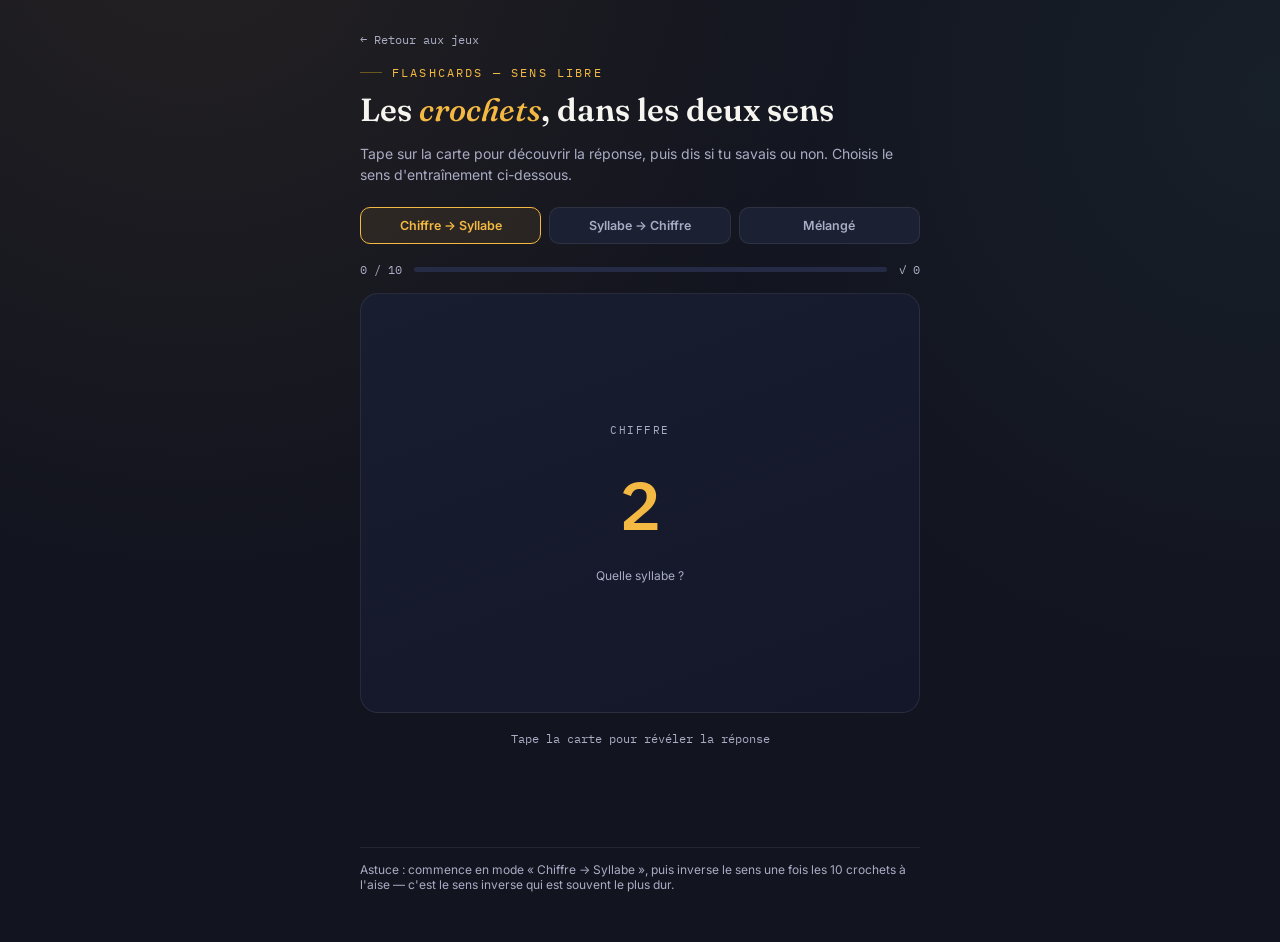
<file: jeux/mots-crochets-flashcards/index.html>
<!DOCTYPE html>
<html lang="fr">
<head>
<meta charset="UTF-8">
<meta name="viewport" content="width=device-width, initial-scale=1.0">
<title>Flashcards — Mots-crochets</title>
<link rel="preconnect" href="https://fonts.googleapis.com">
<link href="https://fonts.googleapis.com/css2?family=Fraunces:ital,opsz,wght@0,9..144,400;0,9..144,600;1,9..144,500&family=IBM+Plex+Mono:wght@400;500;600&family=Inter:wght@400;500;600&display=swap" rel="stylesheet">
<style>
  :root{
    --bg: #12141f;
    --card-back: #1c2033;
    --card-back-edge: #262b45;
    --ink: #f7f5f0;
    --ink-dim: #a9acc4;
    --gold: #f4b942;
    --gold-dim: #6b581f;
    --teal: #6dd3c7;
    --coral: #e2574c;
    --line: rgba(247,245,240,0.08);
  }
  *{ box-sizing: border-box; }
  html,body{ margin:0; padding:0; }
  body{
    background:
      radial-gradient(circle at 15% -10%, rgba(244,185,66,0.08), transparent 45%),
      radial-gradient(circle at 100% 10%, rgba(109,211,199,0.06), transparent 40%),
      var(--bg);
    color: var(--ink);
    font-family: 'Inter', sans-serif;
    min-height: 100vh;
    padding: 28px 18px 50px;
  }
  .wrap{ max-width: 560px; margin: 0 auto; }

  header{ margin-bottom: 22px; }
  .eyebrow{
    font-family: 'IBM Plex Mono', monospace;
    font-size: 12px;
    letter-spacing: 0.18em;
    text-transform: uppercase;
    color: var(--gold);
    display:flex; align-items:center; gap:10px;
  }
  .eyebrow::before{ content:""; width:22px; height:1px; background: var(--gold-dim); display:inline-block; }
  h1{
    font-family: 'Fraunces', serif;
    font-weight: 600;
    font-size: clamp(24px, 6vw, 32px);
    margin: 10px 0 6px;
  }
  h1 em{ color: var(--gold); font-style: italic; font-weight: 500; }
  .sub{ color: var(--ink-dim); font-size: 14px; line-height: 1.5; }

  /* Mode selector */
  .modes{
    display:flex; gap:8px; margin: 20px 0 18px;
    flex-wrap: wrap;
  }
  .mode-btn{
    flex: 1;
    min-width: 100px;
    font-family:'Inter', sans-serif;
    font-size: 12.5px; font-weight:600;
    background: var(--card-back);
    border: 1px solid var(--line);
    color: var(--ink-dim);
    padding: 10px 8px;
    border-radius: 10px;
    cursor: pointer;
    text-align:center;
    transition: border-color .15s, color .15s, background .15s;
  }
  .mode-btn.active{
    border-color: var(--gold);
    color: var(--gold);
    background: rgba(244,185,66,0.08);
  }

  /* Progress */
  .progress-row{
    display:flex; align-items:center; gap:12px;
    margin-bottom: 16px;
    font-family:'IBM Plex Mono', monospace;
    font-size: 12px;
    color: var(--ink-dim);
  }
  .progress-bar{
    flex:1; height: 5px; border-radius: 4px;
    background: var(--card-back-edge);
    overflow:hidden;
  }
  .progress-fill{
    height:100%; background: var(--gold);
    width: 0%;
    transition: width .3s ease;
  }

  /* Card */
  .stage{
    perspective: 1200px;
    margin-bottom: 18px;
  }
  .card{
    position:relative;
    width:100%;
    aspect-ratio: 4/3;
    transform-style: preserve-3d;
    transition: transform .5s cubic-bezier(.2,.8,.2,1);
    cursor:pointer;
  }
  .card.flipped{ transform: rotateY(180deg); }
  .face{
    position:absolute; inset:0;
    backface-visibility: hidden;
    border-radius: 18px;
    display:flex; flex-direction:column; align-items:center; justify-content:center;
    text-align:center;
    padding: 24px;
    border: 1px solid var(--line);
  }
  .face-front{
    background: linear-gradient(160deg, #191d30, #14172a);
  }
  .face-front .tag{
    font-family:'IBM Plex Mono', monospace;
    font-size: 11px; letter-spacing:0.14em; text-transform:uppercase;
    color: var(--ink-dim);
    margin-bottom: 14px;
  }
  .face-front .val{
    font-family:'IBM Plex Mono', monospace;
    font-weight:600;
    font-size: clamp(48px, 14vw, 68px);
    color: var(--gold);
  }
  .face-front .val.syl{
    font-family:'Fraunces', serif;
    font-style: italic;
    font-weight: 500;
    font-size: clamp(32px, 9vw, 44px);
    color: var(--teal);
  }
  .face-front .hint{
    margin-top: 14px;
    font-size: 12px;
    color: var(--ink-dim);
  }

  .face-back{
    transform: rotateY(180deg);
    background: linear-gradient(160deg, rgba(244,185,66,0.14), rgba(109,211,199,0.08));
    border-color: var(--gold);
  }
  .face-back .tag{
    font-family:'IBM Plex Mono', monospace;
    font-size: 11px; letter-spacing:0.14em; text-transform:uppercase;
    color: var(--gold);
    margin-bottom: 14px;
  }
  .face-back .val{
    font-family:'Fraunces', serif;
    font-style: italic;
    font-weight: 500;
    font-size: clamp(28px, 8vw, 38px);
    color: var(--teal);
  }
  .face-back .val.digit{
    font-family:'IBM Plex Mono', monospace;
    font-style: normal;
    font-weight:600;
    color: var(--gold);
    font-size: clamp(44px, 12vw, 60px);
  }
  .face-back .ex{
    margin-top: 12px;
    font-size: 13px;
    color: var(--ink-dim);
  }

  .flip-hint{
    text-align:center;
    font-size: 12px;
    color: var(--ink-dim);
    margin-bottom: 20px;
    font-family: 'IBM Plex Mono', monospace;
  }

  /* Answer buttons */
  .answers{
    display:flex; gap:10px;
    opacity: 0;
    pointer-events:none;
    transition: opacity .2s;
  }
  .answers.show{ opacity:1; pointer-events:auto; }
  .ans-btn{
    flex:1;
    padding: 14px 10px;
    border-radius: 12px;
    border: 1px solid var(--line);
    background: var(--card-back);
    color: var(--ink);
    font-family:'Inter', sans-serif;
    font-weight:600;
    font-size: 14px;
    cursor:pointer;
    transition: transform .1s, border-color .15s;
  }
  .ans-btn:hover{ transform: translateY(-1px); }
  .ans-btn.again{ border-color: var(--coral); color: var(--coral); }
  .ans-btn.good{ border-color: var(--teal); color: var(--teal); }

  .back-link{
    display: inline-flex; align-items: center; gap: 6px;
    font-family: 'IBM Plex Mono', monospace; font-size: 12px;
    color: var(--ink-dim); text-decoration: none;
    margin-bottom: 18px; transition: color .15s;
  }
  .back-link:hover{ color: var(--gold); }
  
  /* Summary */
  .summary{
    display:none;
    text-align:center;
    padding: 32px 20px;
    background: var(--card-back);
    border: 1px solid var(--gold);
    border-radius: 16px;
  }
  .summary.show{ display:block; }
  .summary h2{
    font-family:'Fraunces', serif; font-size: 24px; color: var(--gold); margin: 0 0 8px;
  }
  .summary p{ color: var(--ink-dim); font-size: 14px; margin: 4px 0 0; }
  .summary .big{
    font-family:'IBM Plex Mono', monospace;
    font-size: 40px; font-weight:600; color: var(--teal);
    margin: 14px 0;
  }
  button.primary{
    font-family:'Inter', sans-serif; font-size: 13px; font-weight:600;
    background: var(--gold); border:none; color:#1c1503;
    padding: 12px 22px; border-radius: 10px; cursor:pointer;
    margin-top: 18px;
  }

  footer{
    margin-top: 34px;
    font-size: 12px;
    color: var(--ink-dim);
    border-top: 1px solid var(--line);
    padding-top: 14px;
  }
</style>
</head>
<body>
<div class="wrap">
  <a href="../../index.html" class="back-link">← Retour aux jeux</a>
  <header>
    <div class="eyebrow">Flashcards — sens libre</div>
    <h1>Les <em>crochets</em>, dans les deux sens</h1>
    <p class="sub">Tape sur la carte pour découvrir la réponse, puis dis si tu savais ou non. Choisis le sens d'entraînement ci-dessous.</p>
  </header>

  <div class="modes">
    <div class="mode-btn active" data-mode="d2s">Chiffre → Syllabe</div>
    <div class="mode-btn" data-mode="s2d">Syllabe → Chiffre</div>
    <div class="mode-btn" data-mode="mix">Mélangé</div>
  </div>

  <div class="progress-row">
    <span id="progress-label">0 / 10</span>
    <div class="progress-bar"><div class="progress-fill" id="progress-fill"></div></div>
    <span id="score-label">✓ 0</span>
  </div>

  <div id="game-area">
    <div class="stage">
      <div class="card" id="card">
        <div class="face face-front" id="face-front"></div>
        <div class="face face-back" id="face-back"></div>
      </div>
    </div>
    <div class="flip-hint" id="flip-hint">Tape la carte pour révéler la réponse</div>
    <div class="answers" id="answers">
      <div class="ans-btn again" id="btn-again">À revoir</div>
      <div class="ans-btn good" id="btn-good">Je savais ✓</div>
    </div>
  </div>

  <div class="summary" id="summary">
    <h2>Session terminée</h2>
    <div class="big" id="summary-score">0/10</div>
    <p id="summary-text"></p>
    <button class="primary" id="restart">Nouvelle session</button>
  </div>

  <footer>Astuce : commence en mode « Chiffre → Syllabe », puis inverse le sens une fois les 10 crochets à l'aise — c'est le sens inverse qui est souvent le plus dur.</footer>
</div>

<script>
const PAIRS = [
  { digit: "0", syl: "S / Z", ex: "ex. « as », « zoo »" },
  { digit: "1", syl: "T / D", ex: "ex. « thé », « dé »" },
  { digit: "2", syl: "N", ex: "ex. « nez », « Noé »" },
  { digit: "3", syl: "M", ex: "ex. « ami », « âme »" },
  { digit: "4", syl: "R", ex: "ex. « or », « art »" },
  { digit: "5", syl: "L", ex: "ex. « aile », « elle »" },
  { digit: "6", syl: "CH / J", ex: "ex. « chat », « joue »" },
  { digit: "7", syl: "K / G / Q", ex: "ex. « cake », « clé »" },
  { digit: "8", syl: "F / V", ex: "ex. « œuf », « if »" },
  { digit: "9", syl: "P / B", ex: "ex. « pou », « bébé »" },
];

let mode = 'd2s';
let deck = [];
let idx = 0;
let score = 0;
let revealed = false;
let toRevisit = [];

function shuffle(arr){
  const a = [...arr];
  for(let i = a.length - 1; i > 0; i--){
    const j = Math.floor(Math.random() * (i+1));
    [a[i], a[j]] = [a[j], a[i]];
  }
  return a;
}

function buildDeck(){
  let base = shuffle(PAIRS);
  deck = base.map(p => {
    let direction = mode;
    if(mode === 'mix'){
      direction = Math.random() < 0.5 ? 'd2s' : 's2d';
    }
    return { ...p, direction };
  });
  idx = 0;
  score = 0;
  toRevisit = [];
  updateStats();
}

function updateStats(){
  document.getElementById('progress-label').textContent = `${Math.min(idx, deck.length)} / ${deck.length}`;
  document.getElementById('score-label').textContent = `✓ ${score}`;
  document.getElementById('progress-fill').style.width = `${(idx/deck.length)*100}%`;
}

function renderCard(){
  if(idx >= deck.length){
    finishSession();
    return;
  }
  const item = deck[idx];
  const card = document.getElementById('card');
  card.classList.remove('flipped');
  revealed = false;
  document.getElementById('answers').classList.remove('show');
  document.getElementById('flip-hint').style.display = 'block';

  const front = document.getElementById('face-front');
  const back = document.getElementById('face-back');

  if(item.direction === 'd2s'){
    front.innerHTML = `<div class="tag">Chiffre</div><div class="val">${item.digit}</div><div class="hint">Quelle syllabe ?</div>`;
    back.innerHTML = `<div class="tag">Syllabe</div><div class="val">${item.syl}</div><div class="ex">${item.ex}</div>`;
  } else {
    front.innerHTML = `<div class="tag">Syllabe</div><div class="val syl">${item.syl}</div><div class="hint">Quel chiffre ?</div>`;
    back.innerHTML = `<div class="tag">Chiffre</div><div class="val digit">${item.digit}</div><div class="ex">${item.ex}</div>`;
  }
  updateStats();
}

document.getElementById('card').addEventListener('click', () => {
  if(revealed) return;
  revealed = true;
  document.getElementById('card').classList.add('flipped');
  document.getElementById('flip-hint').style.display = 'none';
  document.getElementById('answers').classList.add('show');
});

document.getElementById('btn-good').addEventListener('click', () => {
  score++;
  idx++;
  renderCard();
});

document.getElementById('btn-again').addEventListener('click', () => {
  const item = deck[idx];
  deck.push(item); // remettre la carte plus loin dans la pile
  idx++;
  renderCard();
});

document.querySelectorAll('.mode-btn').forEach(btn => {
  btn.addEventListener('click', () => {
    document.querySelectorAll('.mode-btn').forEach(b => b.classList.remove('active'));
    btn.classList.add('active');
    mode = btn.dataset.mode;
    document.getElementById('summary').classList.remove('show');
    document.getElementById('game-area').style.display = 'block';
    buildDeck();
    renderCard();
  });
});

function finishSession(){
  document.getElementById('game-area').style.display = 'none';
  const summary = document.getElementById('summary');
  summary.classList.add('show');
  const total = deck.length;
  document.getElementById('summary-score').textContent = `${score}/${total}`;
  const pct = Math.round((score/total)*100);
  let msg = "Continue, la répétition fait tout le travail.";
  if(pct >= 90) msg = "Les 10 crochets sont bien ancrés.";
  else if(pct >= 70) msg = "Bonne base, encore une ou deux sessions pour verrouiller.";
  document.getElementById('summary-text').textContent = msg;
}

document.getElementById('restart').addEventListener('click', () => {
  document.getElementById('summary').classList.remove('show');
  document.getElementById('game-area').style.display = 'block';
  buildDeck();
  renderCard();
});

buildDeck();
renderCard();
</script>
</body>
</html>
</file>
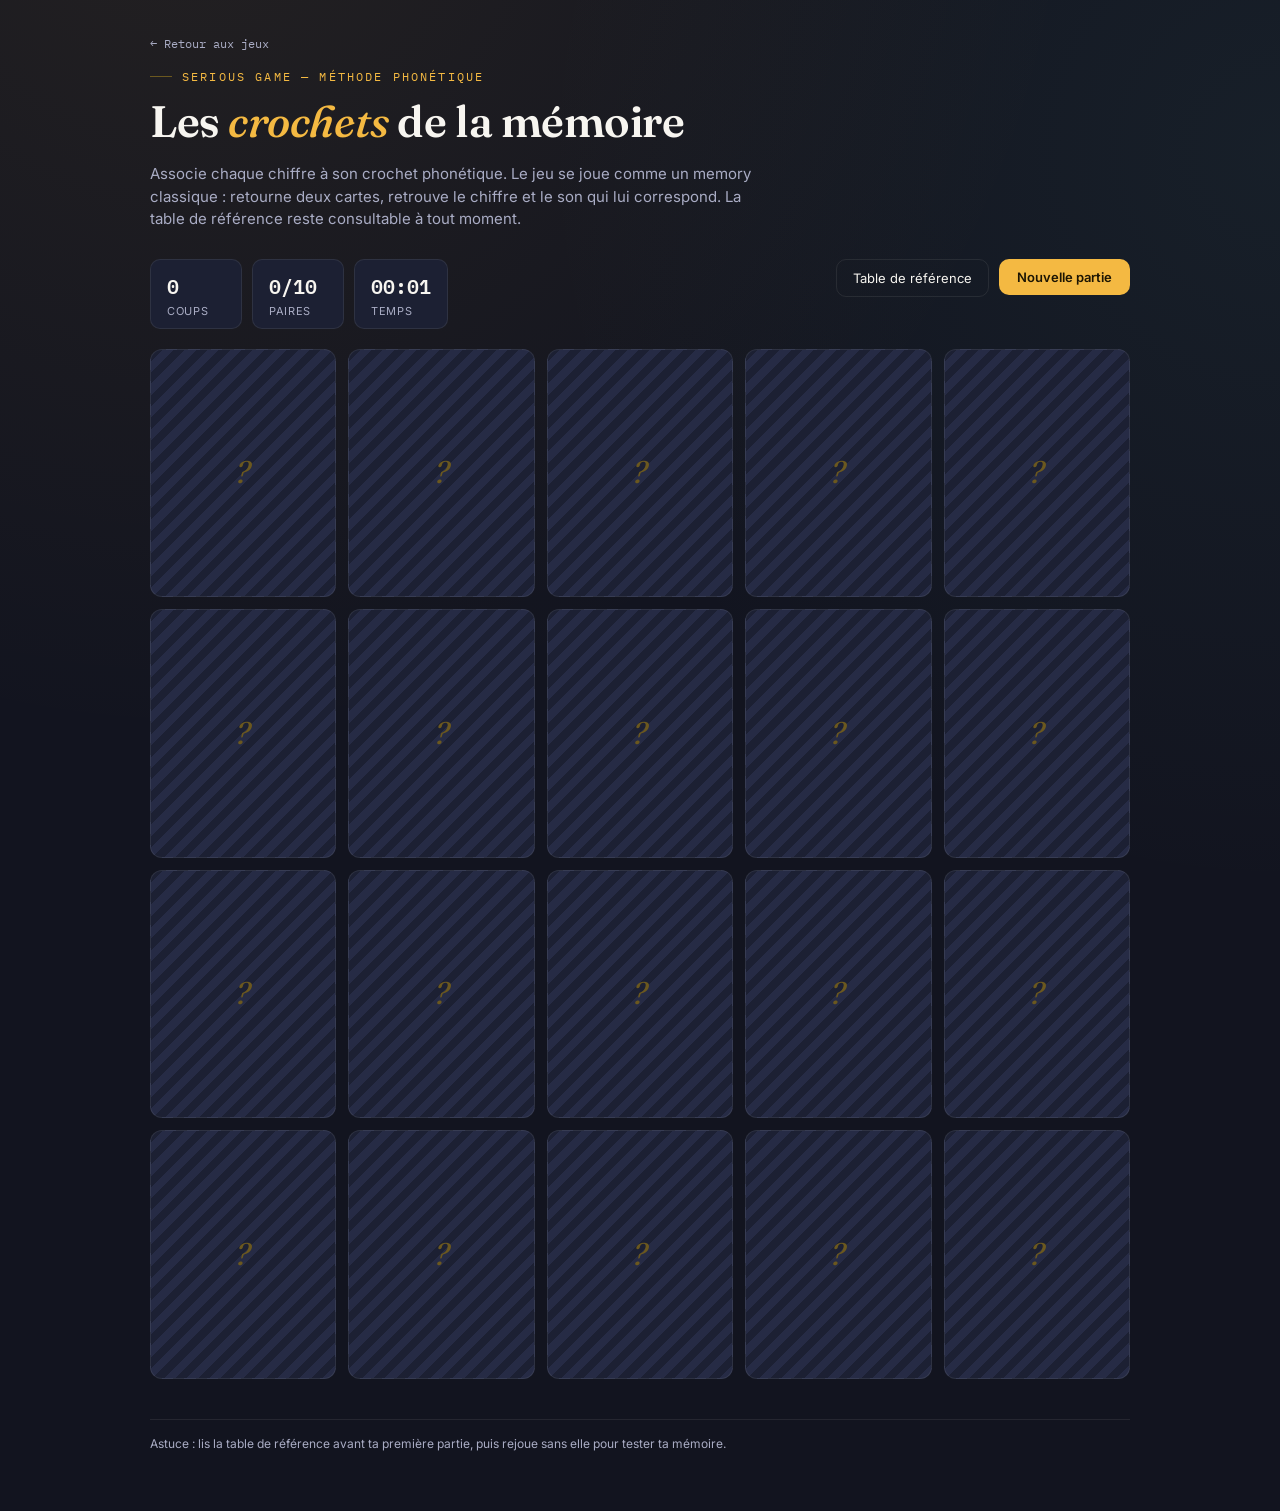
<file: jeux/mots-crochets/index.html>
<!DOCTYPE html>
<html lang="fr">
<head>
<meta charset="UTF-8">
<meta name="viewport" content="width=device-width, initial-scale=1.0">
<title>Les Crochets — apprendre les mots-crochets par le jeu</title>
<link rel="preconnect" href="https://fonts.googleapis.com">
<link href="https://fonts.googleapis.com/css2?family=Fraunces:ital,opsz,wght@0,9..144,400;0,9..144,600;1,9..144,500&family=IBM+Plex+Mono:wght@400;500;600&family=Inter:wght@400;500;600&display=swap" rel="stylesheet">
<style>
  :root{
    --bg: #12141f;
    --bg-deep: #0b0c14;
    --card-back: #1c2033;
    --card-back-edge: #262b45;
    --ink: #f7f5f0;
    --ink-dim: #a9acc4;
    --gold: #f4b942;
    --gold-dim: #6b581f;
    --teal: #6dd3c7;
    --coral: #e2574c;
    --line: rgba(247,245,240,0.08);
  }
  *{ box-sizing: border-box; }
  html,body{ margin:0; padding:0; }
  body{
    background:
      radial-gradient(circle at 15% -10%, rgba(244,185,66,0.08), transparent 45%),
      radial-gradient(circle at 100% 10%, rgba(109,211,199,0.06), transparent 40%),
      var(--bg);
    color: var(--ink);
    font-family: 'Inter', sans-serif;
    min-height: 100vh;
    padding: 32px 18px 60px;
  }

  .wrap{ max-width: 980px; margin: 0 auto; }

  header{ margin-bottom: 28px; }
  .eyebrow{
    font-family: 'IBM Plex Mono', monospace;
    font-size: 12px;
    letter-spacing: 0.18em;
    text-transform: uppercase;
    color: var(--gold);
    display:flex; align-items:center; gap:10px;
  }
  .eyebrow::before{
    content:"";
    width: 22px; height: 1px;
    background: var(--gold-dim);
    display:inline-block;
  }
  h1{
    font-family: 'Fraunces', serif;
    font-weight: 600;
    font-size: clamp(28px, 4.2vw, 44px);
    margin: 10px 0 8px;
    letter-spacing: -0.01em;
  }
  h1 em{ color: var(--gold); font-style: italic; font-weight: 500; }
  .sub{
    color: var(--ink-dim);
    max-width: 620px;
    line-height: 1.5;
    font-size: 15px;
  }

  /* Stat bar */
  .statbar{
    display:flex; flex-wrap:wrap; gap: 10px;
    margin: 24px 0 20px;
  }
  .stat{
    background: var(--card-back);
    border: 1px solid var(--line);
    border-radius: 10px;
    padding: 10px 16px;
    display:flex; flex-direction:column; gap:2px;
    min-width: 92px;
  }
  .stat .k{
    font-family:'IBM Plex Mono', monospace;
    font-size: 20px; font-weight:600;
    color: var(--ink);
  }
  .stat .l{
    font-size: 11px; letter-spacing: 0.06em; text-transform: uppercase;
    color: var(--ink-dim);
  }
  .actions{ display:flex; gap:10px; margin-left:auto; align-items:flex-start; }
  button.ghost{
    font-family: 'Inter', sans-serif;
    font-size: 13px;
    background: transparent;
    border: 1px solid var(--line);
    color: var(--ink);
    padding: 10px 16px;
    border-radius: 10px;
    cursor: pointer;
    transition: border-color .15s, color .15s;
  }
  button.ghost:hover{ border-color: var(--gold); color: var(--gold); }
  button.primary{
    font-family: 'Inter', sans-serif;
    font-size: 13px; font-weight:600;
    background: var(--gold);
    border: none;
    color: #1c1503;
    padding: 10px 18px;
    border-radius: 10px;
    cursor: pointer;
    transition: transform .12s, box-shadow .12s;
  }
  button.primary:hover{ transform: translateY(-1px); box-shadow: 0 6px 18px rgba(244,185,66,0.25); }

  /* Reference legend */
  .legend{
    background: var(--card-back);
    border: 1px solid var(--line);
    border-radius: 14px;
    padding: 18px 20px;
    margin-bottom: 26px;
    display: none;
  }
  .legend.open{ display:block; }
  .legend h2{
    font-family: 'Fraunces', serif;
    font-size: 16px; font-weight:600;
    margin: 0 0 14px;
    color: var(--gold);
  }
  .legend-grid{
    display:grid;
    grid-template-columns: repeat(5, 1fr);
    gap: 10px;
  }
  .legend-item{
    border: 1px solid var(--line);
    border-radius: 10px;
    padding: 10px;
    text-align:center;
  }
  .legend-item .digit{
    font-family:'IBM Plex Mono', monospace;
    font-size: 20px; font-weight:600; color: var(--gold);
  }
  .legend-item .syl{
    font-size: 13px; color: var(--teal); margin-top: 2px; font-weight:600;
  }
  .legend-item .ex{
    font-size: 11px; color: var(--ink-dim); margin-top: 2px;
  }

  /* Board */
  .board{
    display:grid;
    grid-template-columns: repeat(5, 1fr);
    gap: 12px;
  }
  @media (max-width: 720px){
    .board{ grid-template-columns: repeat(4, 1fr); }
    .legend-grid{ grid-template-columns: repeat(2, 1fr); }
  }
  @media (max-width: 460px){
    .board{ grid-template-columns: repeat(3, 1fr); gap: 8px; }
  }

  .cell{
    aspect-ratio: 3/4;
    perspective: 900px;
    cursor: pointer;
  }
  .cell.matched{ cursor: default; }

  .card-inner{
    position: relative;
    width: 100%; height: 100%;
    transform-style: preserve-3d;
    transition: transform .45s cubic-bezier(.2,.8,.2,1);
  }
  .cell.flipped .card-inner, .cell.matched .card-inner{
    transform: rotateY(180deg);
  }

  .face{
    position:absolute; inset:0;
    backface-visibility: hidden;
    border-radius: 12px;
    display:flex; flex-direction:column; align-items:center; justify-content:center;
    text-align:center;
    padding: 6px;
  }

  .face-back{
    background:
      repeating-linear-gradient(135deg, var(--card-back) 0 8px, var(--card-back-edge) 8px 16px);
    border: 1px solid var(--line);
  }
  .face-back .hook{
    font-family:'Fraunces', serif;
    font-style: italic;
    font-size: 30px;
    color: var(--gold-dim);
  }

  .face-front{
    transform: rotateY(180deg);
    background: #191d30;
    border: 1px solid var(--line);
  }
  .cell.matched .face-front{
    background: linear-gradient(160deg, rgba(244,185,66,0.16), rgba(109,211,199,0.10));
    border-color: var(--gold);
  }

  .face-front.type-digit .val{
    font-family: 'IBM Plex Mono', monospace;
    font-size: clamp(26px, 5vw, 40px);
    font-weight: 600;
    color: var(--gold);
  }
  .face-front.type-syl .val{
    font-family: 'Fraunces', serif;
    font-size: clamp(20px, 4vw, 30px);
    font-style: italic;
    color: var(--teal);
  }
  .face-front .ex{
    font-size: 10.5px;
    color: var(--ink-dim);
    margin-top: 6px;
    letter-spacing: 0.02em;
  }

  .cell.wrong .card-inner{ animation: shake .35s; }
  @keyframes shake{
    20%{ transform: rotateY(180deg) translateX(-4px); }
    50%{ transform: rotateY(180deg) translateX(4px); }
    80%{ transform: rotateY(180deg) translateX(-2px); }
    100%{ transform: rotateY(180deg) translateX(0); }
  }

  .win{
    display:none;
    margin-top: 26px;
    padding: 22px 24px;
    border-radius: 14px;
    background: linear-gradient(160deg, rgba(244,185,66,0.14), rgba(109,211,199,0.08));
    border: 1px solid var(--gold);
  }
  .win.show{ display:block; }
  .win h2{
    font-family:'Fraunces', serif; font-size: 22px; margin: 0 0 6px; color: var(--gold);
  }
  .win p{ margin: 0; color: var(--ink-dim); font-size: 14px; }

  .back-link{
    display: inline-flex; align-items: center; gap: 6px;
    font-family: 'IBM Plex Mono', monospace; font-size: 12px;
    color: var(--ink-dim); text-decoration: none;
    margin-bottom: 18px; transition: color .15s;
  }
  .back-link:hover{ color: var(--gold); }
  
  footer{
    margin-top: 40px;
    font-size: 12px;
    color: var(--ink-dim);
    border-top: 1px solid var(--line);
    padding-top: 16px;
  }
</style>
</head>
<body>
<div class="wrap">
  <a href="../../index.html" class="back-link">← Retour aux jeux</a>
  <header>
    <div class="eyebrow">Serious game — méthode phonétique</div>
    <h1>Les <em>crochets</em> de la mémoire</h1>
    <p class="sub">Associe chaque chiffre à son crochet phonétique. Le jeu se joue comme un memory classique : retourne deux cartes, retrouve le chiffre et le son qui lui correspond. La table de référence reste consultable à tout moment.</p>
  </header>

  <div class="statbar">
    <div class="stat"><div class="k" id="stat-moves">0</div><div class="l">Coups</div></div>
    <div class="stat"><div class="k" id="stat-pairs">0/10</div><div class="l">Paires</div></div>
    <div class="stat"><div class="k" id="stat-time">00:00</div><div class="l">Temps</div></div>
    <div class="actions">
      <button class="ghost" id="toggle-legend">Table de référence</button>
      <button class="primary" id="restart">Nouvelle partie</button>
    </div>
  </div>

  <div class="legend" id="legend">
    <h2>Les 10 crochets phonétiques</h2>
    <div class="legend-grid" id="legend-grid"></div>
  </div>

  <div class="board" id="board"></div>

  <div class="win" id="win">
    <h2>Grille complète !</h2>
    <p id="win-text"></p>
  </div>

  <footer>Astuce : lis la table de référence avant ta première partie, puis rejoue sans elle pour tester ta mémoire.</footer>
</div>

<script>
const PAIRS = [
  { digit: "0", syl: "S / Z", ex: "ex. « as », « zoo »" },
  { digit: "1", syl: "T / D", ex: "ex. « thé », « dé »" },
  { digit: "2", syl: "N", ex: "ex. « nez », « Noé »" },
  { digit: "3", syl: "M", ex: "ex. « ami », « âme »" },
  { digit: "4", syl: "R", ex: "ex. « or », « art »" },
  { digit: "5", syl: "L", ex: "ex. « aile », « elle »" },
  { digit: "6", syl: "CH / J", ex: "ex. « chat », « joue »" },
  { digit: "7", syl: "K / G / Q", ex: "ex. « cake », « clé »" },
  { digit: "8", syl: "F / V", ex: "ex. « œuf », « if »" },
  { digit: "9", syl: "P / B", ex: "ex. « pou », « bébé »" },
];

const legendGrid = document.getElementById('legend-grid');
PAIRS.forEach(p => {
  const div = document.createElement('div');
  div.className = 'legend-item';
  div.innerHTML = `<div class="digit">${p.digit}</div><div class="syl">${p.syl}</div><div class="ex">${p.ex}</div>`;
  legendGrid.appendChild(div);
});

document.getElementById('toggle-legend').addEventListener('click', () => {
  document.getElementById('legend').classList.toggle('open');
});

let board = [];
let flipped = [];
let matchedCount = 0;
let moves = 0;
let timerInterval = null;
let seconds = 0;
let locked = false;

function buildDeck(){
  const deck = [];
  PAIRS.forEach((p, i) => {
    deck.push({ pairId: i, type: 'digit', val: p.digit, ex: '' });
    deck.push({ pairId: i, type: 'syl', val: p.syl, ex: p.ex });
  });
  for(let i = deck.length - 1; i > 0; i--){
    const j = Math.floor(Math.random() * (i+1));
    [deck[i], deck[j]] = [deck[j], deck[i]];
  }
  return deck;
}

function formatTime(s){
  const m = String(Math.floor(s/60)).padStart(2,'0');
  const sec = String(s%60).padStart(2,'0');
  return `${m}:${sec}`;
}

function startTimer(){
  clearInterval(timerInterval);
  seconds = 0;
  document.getElementById('stat-time').textContent = formatTime(0);
  timerInterval = setInterval(() => {
    seconds++;
    document.getElementById('stat-time').textContent = formatTime(seconds);
  }, 1000);
}

function render(){
  const boardEl = document.getElementById('board');
  boardEl.innerHTML = '';
  board.forEach((card, idx) => {
    const cell = document.createElement('div');
    cell.className = 'cell';
    cell.dataset.idx = idx;
    cell.innerHTML = `
      <div class="card-inner">
        <div class="face face-back"><div class="hook">?</div></div>
        <div class="face face-front type-${card.type}">
          <div class="val">${card.val}</div>
          ${card.ex ? `<div class="ex">${card.ex}</div>` : ''}
        </div>
      </div>
    `;
    cell.addEventListener('click', () => handleClick(idx, cell));
    boardEl.appendChild(cell);
  });
}

function handleClick(idx, cell){
  if(locked) return;
  if(cell.classList.contains('flipped') || cell.classList.contains('matched')) return;
  if(flipped.length === 2) return;

  cell.classList.add('flipped');
  flipped.push({ idx, cell });

  if(flipped.length === 2){
    moves++;
    document.getElementById('stat-moves').textContent = moves;
    locked = true;
    const [a, b] = flipped;
    const cardA = board[a.idx];
    const cardB = board[b.idx];
    const isMatch = cardA.pairId === cardB.pairId && cardA.type !== cardB.type;

    if(isMatch){
      setTimeout(() => {
        a.cell.classList.add('matched');
        b.cell.classList.add('matched');
        matchedCount++;
        document.getElementById('stat-pairs').textContent = `${matchedCount}/10`;
        flipped = [];
        locked = false;
        if(matchedCount === PAIRS.length){
          finishGame();
        }
      }, 350);
    } else {
      a.cell.classList.add('wrong');
      b.cell.classList.add('wrong');
      setTimeout(() => {
        a.cell.classList.remove('flipped','wrong');
        b.cell.classList.remove('flipped','wrong');
        flipped = [];
        locked = false;
      }, 750);
    }
  }
}

function finishGame(){
  clearInterval(timerInterval);
  const winEl = document.getElementById('win');
  document.getElementById('win-text').textContent =
    `Terminé en ${moves} coups et ${formatTime(seconds)}. Relance une partie pour ancrer les crochets plus vite.`;
  winEl.classList.add('show');
}

function newGame(){
  board = buildDeck();
  flipped = [];
  matchedCount = 0;
  moves = 0;
  locked = false;
  document.getElementById('stat-moves').textContent = '0';
  document.getElementById('stat-pairs').textContent = `0/${PAIRS.length}`;
  document.getElementById('win').classList.remove('show');
  render();
  startTimer();
}

document.getElementById('restart').addEventListener('click', newGame);

newGame();
</script>
</body>
</html>
</file>
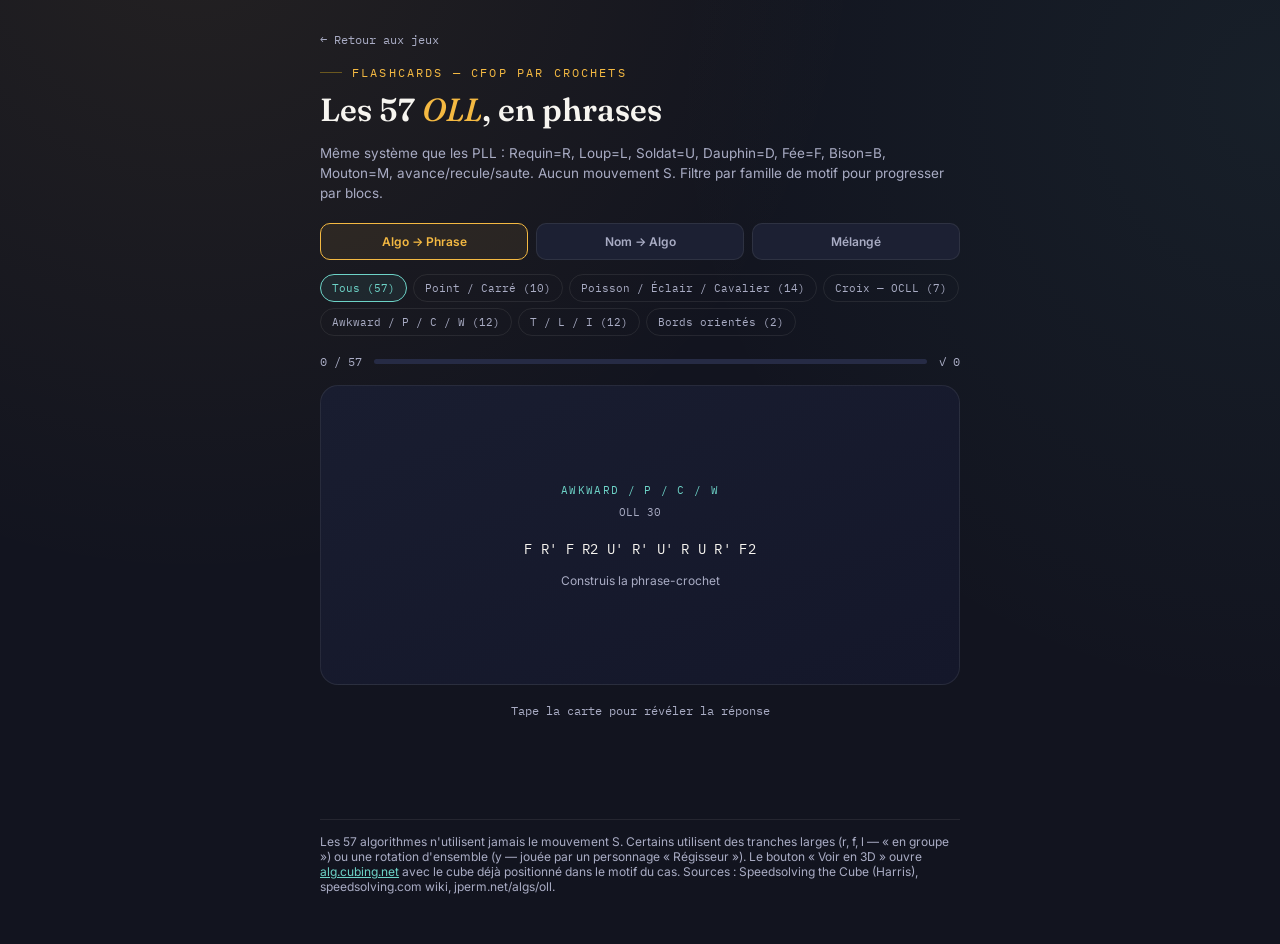
<file: jeux/oll-crochets-flashcards/index.html>
<!DOCTYPE html>
<html lang="fr">
<head>
<meta charset="UTF-8">
<meta name="viewport" content="width=device-width, initial-scale=1.0">
<title>Flashcards — CFOP par crochets (OLL)</title>
<link rel="preconnect" href="https://fonts.googleapis.com">
<link href="https://fonts.googleapis.com/css2?family=Fraunces:ital,opsz,wght@0,9..144,400;0,9..144,600;1,9..144,500&family=IBM+Plex+Mono:wght@400;500;600&family=Inter:wght@400;500;600&display=swap" rel="stylesheet">
<style>
  :root{
    --bg: #12141f;
    --card-back: #1c2033;
    --card-back-edge: #262b45;
    --ink: #f7f5f0;
    --ink-dim: #a9acc4;
    --gold: #f4b942;
    --gold-dim: #6b581f;
    --teal: #6dd3c7;
    --coral: #e2574c;
    --line: rgba(247,245,240,0.08);
  }
  *{ box-sizing: border-box; }
  html,body{ margin:0; padding:0; }
  body{
    background:
      radial-gradient(circle at 15% -10%, rgba(244,185,66,0.08), transparent 45%),
      radial-gradient(circle at 100% 10%, rgba(109,211,199,0.06), transparent 40%),
      var(--bg);
    color: var(--ink);
    font-family: 'Inter', sans-serif;
    min-height: 100vh;
    padding: 28px 18px 50px;
  }
  .back-link{
    display: inline-flex; align-items: center; gap: 6px;
    font-family: 'IBM Plex Mono', monospace; font-size: 12px;
    color: var(--ink-dim); text-decoration: none;
    margin-bottom: 18px; transition: color .15s;
  }
  .back-link:hover{ color: var(--gold); }

  .wrap{ max-width: 640px; margin: 0 auto; }

  header{ margin-bottom: 20px; }
  .eyebrow{
    font-family: 'IBM Plex Mono', monospace;
    font-size: 12px; letter-spacing: 0.18em; text-transform: uppercase;
    color: var(--gold); display:flex; align-items:center; gap:10px;
  }
  .eyebrow::before{ content:""; width:22px; height:1px; background: var(--gold-dim); display:inline-block; }
  h1{
    font-family: 'Fraunces', serif; font-weight: 600;
    font-size: clamp(24px, 6vw, 32px); margin: 10px 0 6px;
  }
  h1 em{ color: var(--gold); font-style: italic; font-weight: 500; }
  .sub{ color: var(--ink-dim); font-size: 13.5px; line-height: 1.5; }

  .modes{ display:flex; gap:8px; margin: 18px 0 14px; flex-wrap: wrap; }
  .mode-btn{
    flex: 1; min-width: 130px;
    font-family:'Inter', sans-serif; font-size: 12px; font-weight:600;
    background: var(--card-back); border: 1px solid var(--line); color: var(--ink-dim);
    padding: 10px 8px; border-radius: 10px; cursor: pointer; text-align:center;
    transition: border-color .15s, color .15s, background .15s;
  }
  .mode-btn.active{ border-color: var(--gold); color: var(--gold); background: rgba(244,185,66,0.08); }

  .filters{ display:flex; gap:6px; margin-bottom: 18px; flex-wrap: wrap; }
  .chip{
    font-family:'IBM Plex Mono', monospace; font-size: 10.5px;
    padding: 6px 11px; border-radius: 20px; border: 1px solid var(--line);
    color: var(--ink-dim); cursor:pointer; transition: all .15s;
  }
  .chip.active{ border-color: var(--teal); color: var(--teal); background: rgba(109,211,199,0.08); }

  .progress-row{
    display:flex; align-items:center; gap:12px; margin-bottom: 16px;
    font-family:'IBM Plex Mono', monospace; font-size: 12px; color: var(--ink-dim);
  }
  .progress-bar{ flex:1; height: 5px; border-radius: 4px; background: var(--card-back-edge); overflow:hidden; }
  .progress-fill{ height:100%; background: var(--gold); width: 0%; transition: width .3s ease; }

  .stage{ perspective: 1200px; margin-bottom: 18px; }
  .card{
    position:relative; width:100%; min-height: 300px;
    transform-style: preserve-3d; transition: transform .5s cubic-bezier(.2,.8,.2,1); cursor:pointer;
  }
  .card.flipped{ transform: rotateY(180deg); }
  .face{
    position:absolute; inset:0; backface-visibility: hidden; border-radius: 18px;
    display:flex; flex-direction:column; align-items:center; justify-content:center;
    text-align:center; padding: 22px; border: 1px solid var(--line);
  }
  .face-front{ background: linear-gradient(160deg, #191d30, #14172a); }
  .face-front .cat{
    font-family:'IBM Plex Mono', monospace; font-size: 11px; letter-spacing:0.12em;
    text-transform:uppercase; color: var(--teal); margin-bottom: 8px;
  }
  .face-front .num{
    font-family:'IBM Plex Mono', monospace; font-size: 11px; color: var(--ink-dim); margin-bottom: 6px;
  }
  .face-front .name{
    font-family:'Fraunces', serif; font-weight:600; font-style: italic;
    font-size: clamp(22px, 6vw, 30px); color: var(--gold);
  }
  .face-front .alg{
    margin-top: 14px; font-family:'IBM Plex Mono', monospace; font-size: 13.5px;
    color: var(--ink); letter-spacing: 0.02em; line-height: 1.6; word-break: break-word;
  }
  .face-front .hint{ margin-top: 12px; font-size: 12px; color: var(--ink-dim); }

  .face-back{
    transform: rotateY(180deg);
    background: linear-gradient(160deg, rgba(244,185,66,0.14), rgba(109,211,199,0.08));
    border-color: var(--gold);
  }
  .face-back .tag{
    font-family:'IBM Plex Mono', monospace; font-size: 11px; letter-spacing:0.12em;
    text-transform:uppercase; color: var(--gold); margin-bottom: 10px;
  }
  .face-back .alg{
    font-family:'IBM Plex Mono', monospace; font-size: 13px; color: var(--ink-dim);
    margin-bottom: 12px; line-height: 1.6; word-break: break-word;
  }
  .face-back .phrase{
    font-family:'Fraunces', serif; font-style: italic; font-size: clamp(14px, 3.8vw, 17px);
    color: var(--teal); line-height: 1.5;
  }

  .flip-hint{
    text-align:center; font-size: 12px; color: var(--ink-dim);
    margin-bottom: 20px; font-family: 'IBM Plex Mono', monospace;
  }

  .answers{ display:flex; gap:10px; opacity: 0; pointer-events:none; transition: opacity .2s; }
  .answers.show{ opacity:1; pointer-events:auto; }
  .ans-btn{
    flex:1; padding: 14px 10px; border-radius: 12px; border: 1px solid var(--line);
    background: var(--card-back); color: var(--ink); font-family:'Inter', sans-serif;
    font-weight:600; font-size: 14px; cursor:pointer; transition: transform .1s, border-color .15s;
  }
  .ans-btn:hover{ transform: translateY(-1px); }
  .ans-btn.again{ border-color: var(--coral); color: var(--coral); }
  .ans-btn.good{ border-color: var(--teal); color: var(--teal); }

  .cube-link{
    display: inline-block; margin-top: 12px; padding: 8px 16px;
    border: 1px solid var(--teal); border-radius: 20px;
    font-family: 'IBM Plex Mono', monospace; font-size: 12px; font-weight:600;
    color: var(--teal); text-decoration: none; transition: background .15s;
  }
  .cube-link:hover{ background: rgba(109,211,199,0.1); }

  .summary{
    display:none; text-align:center; padding: 32px 20px;
    background: var(--card-back); border: 1px solid var(--gold); border-radius: 16px;
  }
  .summary.show{ display:block; }
  .summary h2{ font-family:'Fraunces', serif; font-size: 24px; color: var(--gold); margin: 0 0 8px; }
  .summary p{ color: var(--ink-dim); font-size: 14px; margin: 4px 0 0; }
  .summary .big{
    font-family:'IBM Plex Mono', monospace; font-size: 40px; font-weight:600;
    color: var(--teal); margin: 14px 0;
  }
  button.primary{
    font-family:'Inter', sans-serif; font-size: 13px; font-weight:600;
    background: var(--gold); border:none; color:#1c1503;
    padding: 12px 22px; border-radius: 10px; cursor:pointer; margin-top: 18px;
  }

  footer{
    margin-top: 34px; font-size: 12px; color: var(--ink-dim);
    border-top: 1px solid var(--line); padding-top: 14px;
  }
  footer a{ color: var(--teal); }
</style>
</head>
<body>
<div class="wrap">

  <a href="../../index.html" class="back-link">← Retour aux jeux</a>

  <header>
    <div class="eyebrow">Flashcards — CFOP par crochets</div>
    <h1>Les 57 <em>OLL</em>, en phrases</h1>
    <p class="sub">Même système que les PLL : Requin=R, Loup=L, Soldat=U, Dauphin=D, Fée=F, Bison=B, Mouton=M, avance/recule/saute. Aucun mouvement S. Filtre par famille de motif pour progresser par blocs.</p>
  </header>

  <div class="modes">
    <div class="mode-btn active" data-mode="a2p">Algo → Phrase</div>
    <div class="mode-btn" data-mode="n2a">Nom → Algo</div>
    <div class="mode-btn" data-mode="mix">Mélangé</div>
  </div>

  <div class="filters" id="filters">
    <div class="chip active" data-cat="all">Tous (57)</div>
    <div class="chip" data-cat="dot">Point / Carré (10)</div>
    <div class="chip" data-cat="fish">Poisson / Éclair / Cavalier (14)</div>
    <div class="chip" data-cat="cross">Croix — OCLL (7)</div>
    <div class="chip" data-cat="awk">Awkward / P / C / W (12)</div>
    <div class="chip" data-cat="tli">T / L / I (12)</div>
    <div class="chip" data-cat="edges">Bords orientés (2)</div>
  </div>

  <div class="progress-row">
    <span id="progress-label">0 / 57</span>
    <div class="progress-bar"><div class="progress-fill" id="progress-fill"></div></div>
    <span id="score-label">✓ 0</span>
  </div>

  <div id="game-area">
    <div class="stage">
      <div class="card" id="card">
        <div class="face face-front" id="face-front"></div>
        <div class="face face-back" id="face-back"></div>
      </div>
    </div>
    <div class="flip-hint" id="flip-hint">Tape la carte pour révéler la réponse</div>
    <div class="answers" id="answers">
      <div class="ans-btn again" id="btn-again">À revoir</div>
      <div class="ans-btn good" id="btn-good">Je savais ✓</div>
    </div>
  </div>

  <div class="summary" id="summary">
    <h2>Session terminée</h2>
    <div class="big" id="summary-score">0/57</div>
    <p id="summary-text"></p>
    <button class="primary" id="restart">Nouvelle session</button>
  </div>

  <footer>Les 57 algorithmes n'utilisent jamais le mouvement S. Certains utilisent des tranches larges (r, f, l — « en groupe ») ou une rotation d'ensemble (y — jouée par un personnage « Régisseur »). Le bouton « Voir en 3D » ouvre <a href="https://alg.cubing.net/">alg.cubing.net</a> avec le cube déjà positionné dans le motif du cas. Sources : Speedsolving the Cube (Harris), speedsolving.com wiki, jperm.net/algs/oll.</footer>
</div>

<script>
const FACE_NAMES = {
  R: "Requin", L: "Loup", U: "Soldat", D: "Dauphin",
  F: "Fée", B: "Bison", M: "Mouton", E: "Éléphant", S: "Serpent",
  X: "Cadreur", Y: "Régisseur", Z: "Metteur en scène"
};

function tokenize(algString){
  return algString.match(/[A-Za-z][2']?/g) || [];
}

function toDisplay(algString){
  return tokenize(algString).join(' ');
}

function buildPhrase(algString){
  const tokens = tokenize(algString);
  const parts = tokens.map(tok => {
    const m = tok.match(/^([A-Za-z])(2|')?$/);
    if(!m) return tok;
    const rawLetter = m[1];
    const mod = m[2] || '';
    const isLower = rawLetter === rawLetter.toLowerCase() && rawLetter !== rawLetter.toUpperCase();
    const key = rawLetter.toUpperCase();
    const name = FACE_NAMES[key] || key;
    const action = mod === '2' ? 'saute' : (mod === "'" ? 'recule' : 'avance');
    let phrase = `${name} ${action}`;
    if(isLower && !['X','Y','Z'].includes(key)) phrase += ' en groupe';
    return phrase;
  });
  let sentence = parts.join(', ');
  return sentence.charAt(0).toUpperCase() + sentence.slice(1) + '.';
}

function invertAlg(algString){
  const tokens = tokenize(algString);
  return tokens.reverse().map(tok => {
    const m = tok.match(/^([A-Za-z])(2|')?$/);
    if(!m) return tok;
    const letter = m[1];
    const mod = m[2] || '';
    if(mod === "'") return letter;
    if(mod === '2') return tok;
    return letter + "'";
  }).join(' ');
}

function toUrlNotation(algString){
  return tokenize(algString).join('_').replace(/'/g, '-');
}

function cubeViewerUrl(algString){
  const setup = invertAlg(algString);
  const params = new URLSearchParams({
    puzzle: '3x3x3',
    stage: 'OLL',
    setup: toUrlNotation(setup),
    alg: toUrlNotation(algString)
  });
  return `https://alg.cubing.net/?${params.toString()}`;
}

const OLL = [
  {n:1, name:"Point (Bunny)", grp:"dot", hint:"Aucun jaune visible, motif lapin", alg:"RU2R2FRF'U2R'FRF'"},
  {n:2, name:"Point (Zamboni)", grp:"dot", hint:"Aucun jaune, motif symétrique avant/arrière", alg:"FRUR'U'F'fRUR'U'f'"},
  {n:3, name:"Point", grp:"dot", hint:"Aucun jaune, motif asymétrique", alg:"fRUR'U'f'U'FRUR'U'F'"},
  {n:4, name:"Point (miroir de 3)", grp:"dot", hint:"Aucun jaune, image miroir du cas 3", alg:"fRUR'U'f'UFRUR'U'F'"},
  {n:5, name:"Carré (Slash)", grp:"dot", hint:"Carré 2×1 jaune, coin avant-droit", alg:"r'U2RUR'Ur"},
  {n:6, name:"Carré (Anti-Slash)", grp:"dot", hint:"Carré 2×1 jaune, coin avant-gauche (miroir de 5)", alg:"rU2R'U'RU'r'"},
  {n:7, name:"Éclair (Poisson)", grp:"fish", hint:"Motif poisson-éclair", alg:"rUR'URU2r'"},
  {n:8, name:"Éclair (miroir)", grp:"fish", hint:"Motif poisson-éclair, miroir du cas 7", alg:"r'U'RU'R'U2r"},
  {n:9, name:"Poisson (Awkward)", grp:"fish", hint:"Poisson à l'orientation maladroite", alg:"RUR'U'R'FR2UR'U'F'"},
  {n:10, name:"Poisson (P-Shape)", grp:"fish", hint:"Poisson en forme de P", alg:"RUR'UR'FRF'RU2R'"},
  {n:11, name:"Petit éclair", grp:"fish", hint:"Petit motif en éclair", alg:"r'R2UR'URU2R'UM'"},
  {n:12, name:"Petit éclair (miroir)", grp:"fish", hint:"Miroir du cas 11", alg:"M'R'U'RU'R'U2RU'Rr'"},
  {n:13, name:"Cavalier", grp:"fish", hint:"Motif en L décalé façon cavalier d'échecs", alg:"FURU'R2F'RURU'R'"},
  {n:14, name:"Cavalier (miroir)", grp:"fish", hint:"Miroir du cas 13", alg:"R'FRUR'F'RFU'F'"},
  {n:15, name:"Cavalier (variante)", grp:"fish", hint:"Autre variante du motif cavalier", alg:"l'U'lL'U'LUl'Ul"},
  {n:16, name:"Cavalier (variante miroir)", grp:"fish", hint:"Miroir du cas 15", alg:"rUr'RUR'U'rU'r'"},

  {n:17, name:"Coins diagonaux", grp:"dot", hint:"Deux coins diagonaux orientés, aucune arête", alg:"RUR'UR'FRF'U2R'FRF'"},
  {n:18, name:"Couronne (Y)", grp:"dot", hint:"Motif en Y, rotation d'ensemble nécessaire", alg:"FRUR'Uy'R'U2R'FRF'"},
  {n:19, name:"Poisson maladroit", grp:"dot", hint:"Petit motif en croix incomplète", alg:"MURUR'U'M'R'FRF'"},
  {n:20, name:"Double croix (X)", grp:"dot", hint:"Large I, seul le centre est résolu", alg:"MURUR'U'M2URU'r'"},

  {n:21, name:"Croix — H (double Sune)", grp:"cross", hint:"Croix jaune faite, motif en H symétrique", alg:"RUR'URU'R'URU2R'"},
  {n:22, name:"Croix — Pi (Bruno)", grp:"cross", hint:"Croix faite, motif Pi", alg:"RU2R2U'R2U'R2U2R"},
  {n:23, name:"Croix — Phares", grp:"cross", hint:"Croix faite, deux coins adjacents avec « phares »", alg:"R2DR'U2RD'R'U2R'"},
  {n:24, name:"Croix — Caméléon", grp:"cross", hint:"Croix faite, motif caméléon avant-droit", alg:"rUR'U'r'FRF'"},
  {n:25, name:"Croix — Nœud papillon", grp:"cross", hint:"Croix faite, deux coins diagonaux orientés", alg:"F'rUR'U'r'FR"},
  {n:26, name:"Anti-Sune", grp:"cross", hint:"Croix faite, un seul coin orienté (arrière-gauche)", alg:"RU2R'U'RU'R'"},
  {n:27, name:"Sune", grp:"cross", hint:"Croix faite, un seul coin orienté (avant-gauche)", alg:"RUR'URU2R'"},

  {n:28, name:"Coins tous orientés (Stealth)", grp:"edges", hint:"Coins résolus, deux arêtes opposées à retourner", alg:"M'U'MU2M'U'M"},
  {n:29, name:"Awkward", grp:"awk", hint:"Motif maladroit, combinaison coin + arêtes", alg:"RUR'U'RU'R'F'U'FRUR'"},
  {n:30, name:"Awkward (miroir)", grp:"awk", hint:"Miroir du cas 29", alg:"FR'FR2U'R'U'RUR'F2"},
  {n:31, name:"P", grp:"awk", hint:"Motif en P, un coin orienté", alg:"R'U'FURU'R'F'R"},
  {n:32, name:"P (miroir)", grp:"awk", hint:"Miroir du cas 31", alg:"LUF'U'L'ULFL'"},
  {n:33, name:"T (Marteau)", grp:"tli", hint:"Motif en T, deux coins adjacents orientés", alg:"RUR'U'R'FRF'"},
  {n:34, name:"C", grp:"awk", hint:"Motif en C, deux coins adjacents orientés", alg:"RUR2U'R'FRURU'F'"},
  {n:35, name:"Poisson carré", grp:"fish", hint:"Poisson à symétrie carrée", alg:"RU2R2FRF'RU2R'"},
  {n:36, name:"W (Wario)", grp:"awk", hint:"Motif en W", alg:"L'U'LU'L'ULULF'L'F"},
  {n:37, name:"Poisson monté", grp:"fish", hint:"Poisson avec l'aileron en haut à gauche", alg:"FR'F'RURU'R'"},
  {n:38, name:"W (Mario, miroir)", grp:"awk", hint:"Miroir du cas 36", alg:"RUR'URU'R'U'R'FRF'"},
  {n:39, name:"Grand éclair", grp:"fish", hint:"Grand motif en éclair", alg:"LF'L'U'LUFU'L'"},
  {n:40, name:"Grand éclair (miroir)", grp:"fish", hint:"Miroir du cas 39", alg:"R'FRUR'U'F'UR"},
  {n:41, name:"Sune + Awkward", grp:"awk", hint:"Combinaison Sune et motif maladroit", alg:"RUR'URU2R'FRUR'U'F'"},
  {n:42, name:"Anti-Sune + Awkward", grp:"awk", hint:"Combinaison Anti-Sune et motif maladroit", alg:"R'U'RU'R'U2RFRUR'U'F'"},
  {n:43, name:"P (gauche)", grp:"tli", hint:"Motif en P, barre à gauche, aucun coin orienté", alg:"f'L'U'LUf"},
  {n:44, name:"P (droite)", grp:"tli", hint:"Motif en P, barre à droite, aucun coin orienté", alg:"fRUR'U'f'"},
  {n:45, name:"T (inversé)", grp:"tli", hint:"T inversé, aucun coin orienté — le plus utilisé", alg:"FRUR'U'F'"},
  {n:46, name:"C (aucun coin)", grp:"awk", hint:"Motif en C, aucun coin orienté", alg:"R'U'R'FRF'UR"},
  {n:47, name:"Grand L (Awkward)", grp:"tli", hint:"Grand L, deux coins adjacents orientés", alg:"F'L'U'LUL'U'LUF"},
  {n:48, name:"Grand L (miroir)", grp:"tli", hint:"Miroir du cas 47", alg:"FRUR'U'RUR'U'F'"},
  {n:49, name:"L (diagonal)", grp:"tli", hint:"L avec deux coins diagonaux orientés", alg:"R'FR'F'R2U2yR'FRF'"},
  {n:50, name:"L (Slash)", grp:"tli", hint:"L avec motif en biais", alg:"R'FR2B'R2F'R2BR'"},
  {n:51, name:"I (Barre)", grp:"tli", hint:"Barre horizontale, aucun coin orienté", alg:"fRUR'U'RUR'U'f'"},
  {n:52, name:"I (Rice Cooker)", grp:"tli", hint:"Barre avec un coin orienté", alg:"RUR'URd'RU'R'F'"},
  {n:53, name:"L (Cavalier)", grp:"tli", hint:"L avec motif cavalier, deux coins diagonaux", alg:"l'U'LU'L'ULU'L'U2l"},
  {n:54, name:"L (Cavalier, miroir)", grp:"tli", hint:"Miroir du cas 53", alg:"rUR'URU'R'URU2r'"},
  {n:55, name:"Ligne (Highway)", grp:"tli", hint:"Ligne horizontale, deux coins diagonaux orientés", alg:"RU2R2U'RU'R'U2FRF'"},
  {n:56, name:"Ligne (Streetlights)", grp:"tli", hint:"Ligne verticale, deux coins diagonaux orientés", alg:"FRUR'U'RF'rUR'U'r'"},
  {n:57, name:"Arêtes toutes orientées (H)", grp:"edges", hint:"Symétrique au cas 28, deux arêtes à retourner", alg:"RUR'U'M'URU'r'"},
];

OLL.forEach(o => { o.phrase = buildPhrase(o.alg); o.algDisplay = toDisplay(o.alg); });

const GROUP_LABELS = {
  dot: "Point / Carré", fish: "Poisson / Éclair / Cavalier",
  cross: "Croix — OCLL", awk: "Awkward / P / C / W",
  tli: "T / L / I", edges: "Bords orientés"
};

let mode = 'a2p';
let activeCat = 'all';
let deck = [];
let idx = 0;
let score = 0;
let revealed = false;

function shuffle(arr){
  const a = [...arr];
  for(let i = a.length - 1; i > 0; i--){
    const j = Math.floor(Math.random() * (i+1));
    [a[i], a[j]] = [a[j], a[i]];
  }
  return a;
}

function getPool(){
  if(activeCat === 'all') return OLL;
  return OLL.filter(o => o.grp === activeCat);
}

function buildDeck(){
  let base = shuffle(getPool());
  deck = base.map(o => {
    let direction = mode;
    if(mode === 'mix'){ direction = Math.random() < 0.5 ? 'a2p' : 'n2a'; }
    return { ...o, direction };
  });
  idx = 0;
  score = 0;
  updateStats();
}

function updateStats(){
  document.getElementById('progress-label').textContent = `${Math.min(idx, deck.length)} / ${deck.length}`;
  document.getElementById('score-label').textContent = `✓ ${score}`;
  document.getElementById('progress-fill').style.width = deck.length ? `${(idx/deck.length)*100}%` : '0%';
}

function renderCard(){
  if(idx >= deck.length){ finishSession(); return; }
  const item = deck[idx];
  const card = document.getElementById('card');
  card.classList.remove('flipped');
  revealed = false;
  document.getElementById('answers').classList.remove('show');
  document.getElementById('flip-hint').style.display = 'block';

  const front = document.getElementById('face-front');
  const back = document.getElementById('face-back');
  const viewerTag = `<a class="cube-link" href="${cubeViewerUrl(item.alg)}" target="_blank" rel="noopener" onclick="event.stopPropagation()">🧊 Voir en 3D ↗</a>`;

  if(item.direction === 'a2p'){
    front.innerHTML = `<div class="cat">${GROUP_LABELS[item.grp]}</div><div class="num">OLL ${item.n}</div><div class="alg">${item.algDisplay}</div><div class="hint">Construis la phrase-crochet</div>`;
    back.innerHTML = `<div class="tag">${item.name} — OLL ${item.n}</div><div class="phrase">${item.phrase}</div>${viewerTag}`;
  } else {
    front.innerHTML = `<div class="cat">${GROUP_LABELS[item.grp]}</div><div class="num">OLL ${item.n}</div><div class="name">${item.name}</div><div class="hint">${item.hint}</div>${viewerTag}`;
    back.innerHTML = `<div class="tag">Algorithme</div><div class="alg">${item.algDisplay}</div><div class="phrase">${item.phrase}</div>`;
  }
  updateStats();
}

document.getElementById('card').addEventListener('click', () => {
  if(revealed) return;
  revealed = true;
  document.getElementById('card').classList.add('flipped');
  document.getElementById('flip-hint').style.display = 'none';
  document.getElementById('answers').classList.add('show');
});

document.getElementById('btn-good').addEventListener('click', () => { score++; idx++; renderCard(); });
document.getElementById('btn-again').addEventListener('click', () => {
  deck.push(deck[idx]);
  idx++;
  renderCard();
});

document.querySelectorAll('.mode-btn').forEach(btn => {
  btn.addEventListener('click', () => {
    document.querySelectorAll('.mode-btn').forEach(b => b.classList.remove('active'));
    btn.classList.add('active');
    mode = btn.dataset.mode;
    document.getElementById('summary').classList.remove('show');
    document.getElementById('game-area').style.display = 'block';
    buildDeck();
    renderCard();
  });
});

document.querySelectorAll('.chip').forEach(chip => {
  chip.addEventListener('click', () => {
    document.querySelectorAll('.chip').forEach(c => c.classList.remove('active'));
    chip.classList.add('active');
    activeCat = chip.dataset.cat;
    document.getElementById('summary').classList.remove('show');
    document.getElementById('game-area').style.display = 'block';
    buildDeck();
    renderCard();
  });
});

function finishSession(){
  document.getElementById('game-area').style.display = 'none';
  const summary = document.getElementById('summary');
  summary.classList.add('show');
  const total = deck.length;
  document.getElementById('summary-score').textContent = `${score}/${total}`;
  const pct = total ? Math.round((score/total)*100) : 0;
  let msg = "Continue, la répétition fait tout le travail.";
  if(pct >= 90) msg = "Cette famille d'OLL est bien ancrée.";
  else if(pct >= 70) msg = "Bonne base, encore une ou deux sessions pour verrouiller.";
  document.getElementById('summary-text').textContent = msg;
}

document.getElementById('restart').addEventListener('click', () => {
  document.getElementById('summary').classList.remove('show');
  document.getElementById('game-area').style.display = 'block';
  buildDeck();
  renderCard();
});

buildDeck();
renderCard();
</script>
</body>
</html>
</file>
<file: style.css>
:root{
  --bg: #12141f;
  --card-back: #1c2033;
  --card-back-edge: #262b45;
  --ink: #f7f5f0;
  --ink-dim: #a9acc4;
  --gold: #f4b942;
  --gold-dim: #6b581f;
  --teal: #6dd3c7;
  --line: rgba(247,245,240,0.08);
}

*{ box-sizing: border-box; }
html, body{ margin: 0; padding: 0; }

body{
  background:
    radial-gradient(circle at 15% -10%, rgba(244,185,66,0.08), transparent 45%),
    radial-gradient(circle at 100% 10%, rgba(109,211,199,0.06), transparent 40%),
    var(--bg);
  color: var(--ink);
  font-family: 'Inter', sans-serif;
  min-height: 100vh;
  padding: 40px 20px 60px;
}

.wrap{
  max-width: 980px;
  margin: 0 auto;
}

/* Header */
.site-header{
  margin-bottom: 36px;
}

.eyebrow{
  font-family: 'IBM Plex Mono', monospace;
  font-size: 12px;
  letter-spacing: 0.18em;
  text-transform: uppercase;
  color: var(--gold);
  display: flex;
  align-items: center;
  gap: 10px;
}

.eyebrow::before{
  content: "";
  width: 22px;
  height: 1px;
  background: var(--gold-dim);
  display: inline-block;
}

.site-header h1{
  font-family: 'Fraunces', serif;
  font-weight: 600;
  font-size: clamp(30px, 5vw, 46px);
  margin: 12px 0 10px;
  letter-spacing: -0.01em;
}

.site-header h1 em{
  color: var(--gold);
  font-style: italic;
  font-weight: 500;
}

.sub{
  color: var(--ink-dim);
  max-width: 560px;
  line-height: 1.55;
  font-size: 15px;
}

/* Cards grid */
.grid{
  display: grid;
  grid-template-columns: repeat(3, 1fr);
  gap: 16px;
}

@media (max-width: 780px){
  .grid{ grid-template-columns: repeat(2, 1fr); }
}

@media (max-width: 520px){
  .grid{ grid-template-columns: 1fr; }
}

/* Chapters */
.chapter{
  margin-bottom: 42px;
}

.chapter-head{
  display: flex;
  align-items: baseline;
  gap: 14px;
  margin-bottom: 16px;
}

.chapter-num{
  font-family: 'IBM Plex Mono', monospace;
  font-size: 13px;
  color: var(--gold-dim);
  letter-spacing: 0.08em;
}

.chapter-title{
  font-family: 'Fraunces', serif;
  font-weight: 600;
  font-style: italic;
  font-size: 20px;
  color: var(--gold);
  margin: 0;
}

.chapter-line{
  flex: 1;
  height: 1px;
  background: var(--line);
}

.card{
  display: flex;
  flex-direction: column;
  gap: 8px;
  background: var(--card-back);
  border: 1px solid var(--line);
  border-radius: 16px;
  padding: 22px 20px;
  text-decoration: none;
  color: var(--ink);
  transition: border-color .15s ease, transform .15s ease, background .15s ease;
}

.card:not(.card-placeholder):hover{
  border-color: var(--gold);
  transform: translateY(-2px);
  background: #20243a;
}

.card-tag{
  font-family: 'IBM Plex Mono', monospace;
  font-size: 11px;
  letter-spacing: 0.1em;
  text-transform: uppercase;
  color: var(--teal);
}

.card h2{
  font-family: 'Fraunces', serif;
  font-weight: 600;
  font-size: 19px;
  margin: 2px 0 2px;
  color: var(--ink);
}

.card p{
  font-size: 13.5px;
  color: var(--ink-dim);
  line-height: 1.5;
  margin: 0;
  flex-grow: 1;
}

.card-cta{
  font-family: 'IBM Plex Mono', monospace;
  font-size: 12.5px;
  font-weight: 600;
  color: var(--gold);
  margin-top: 6px;
}

.card-placeholder{
  border-style: dashed;
  opacity: 0.55;
}

/* Footer */
.site-footer{
  margin-top: 46px;
  padding-top: 18px;
  border-top: 1px solid var(--line);
  font-size: 12.5px;
  color: var(--ink-dim);
}

.site-footer code{
  font-family: 'IBM Plex Mono', monospace;
  background: var(--card-back);
  padding: 2px 6px;
  border-radius: 4px;
  border: 1px solid var(--line);
}
</file>
